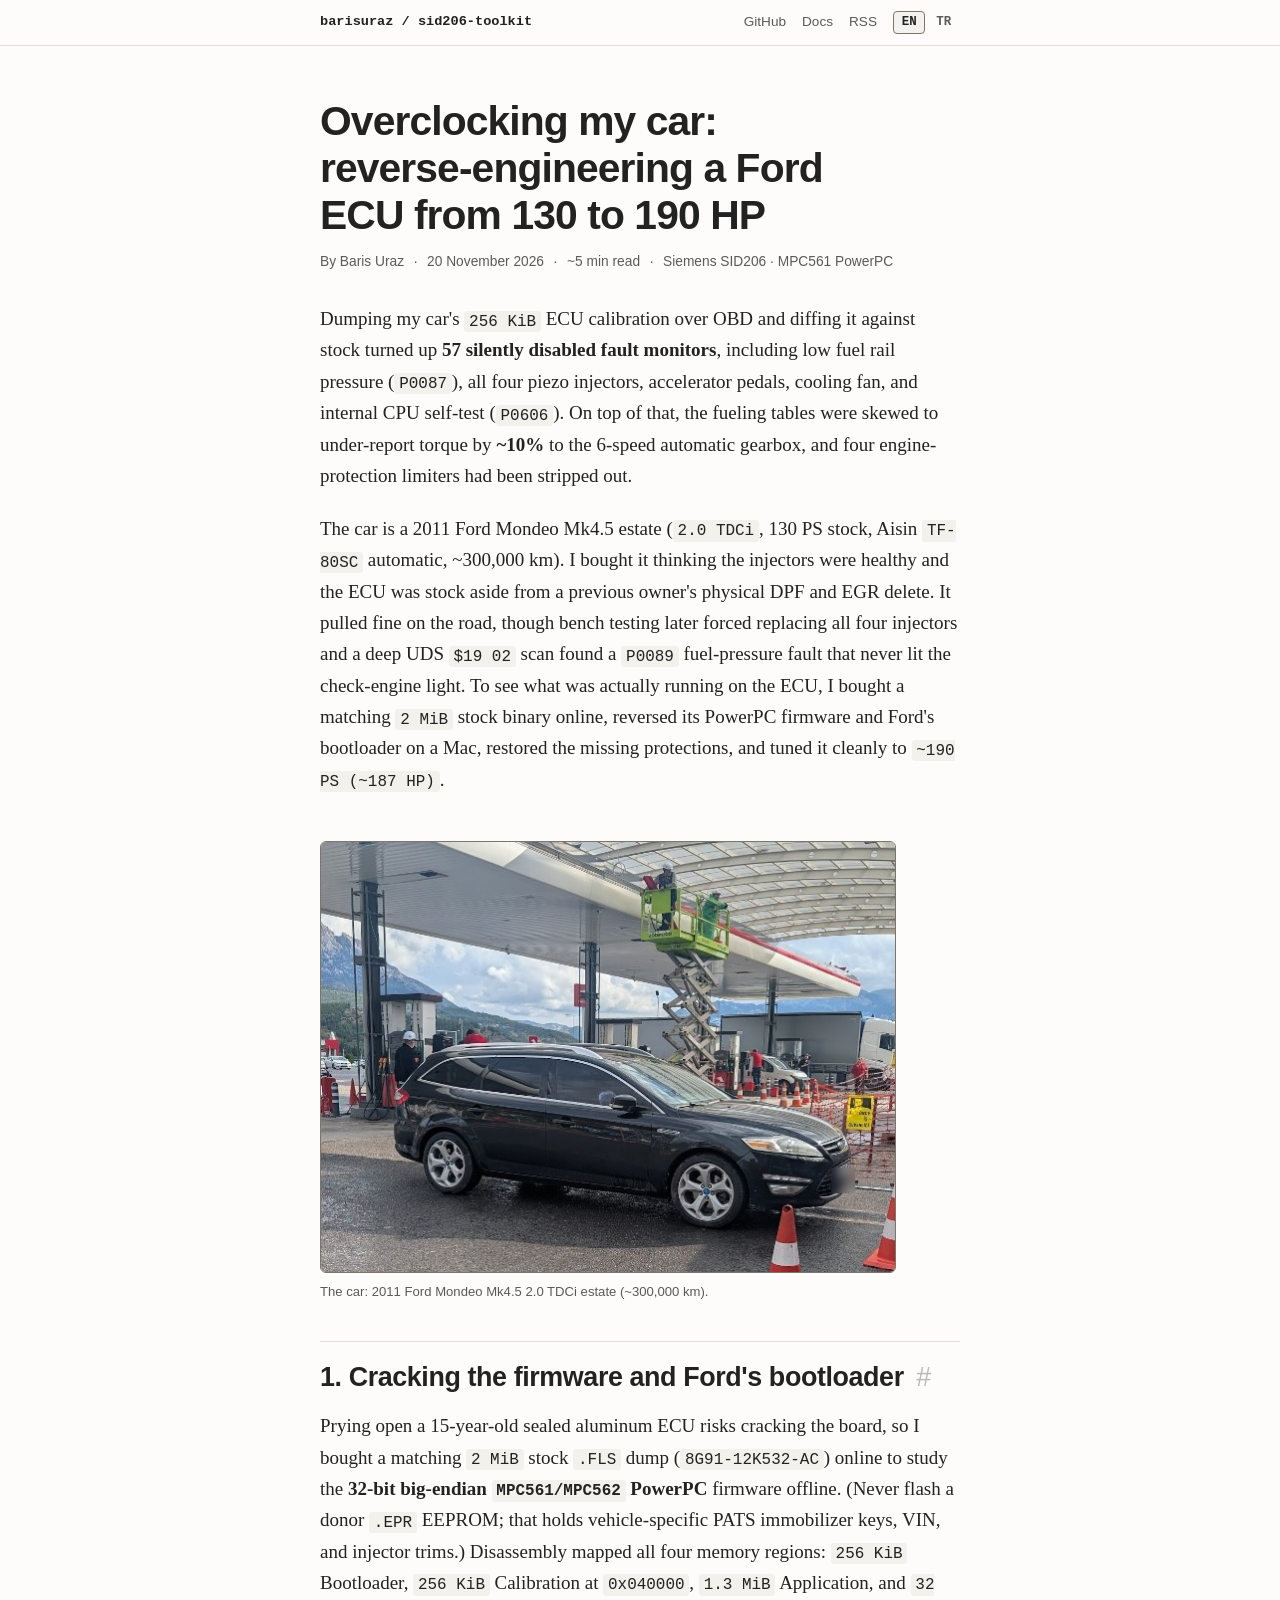
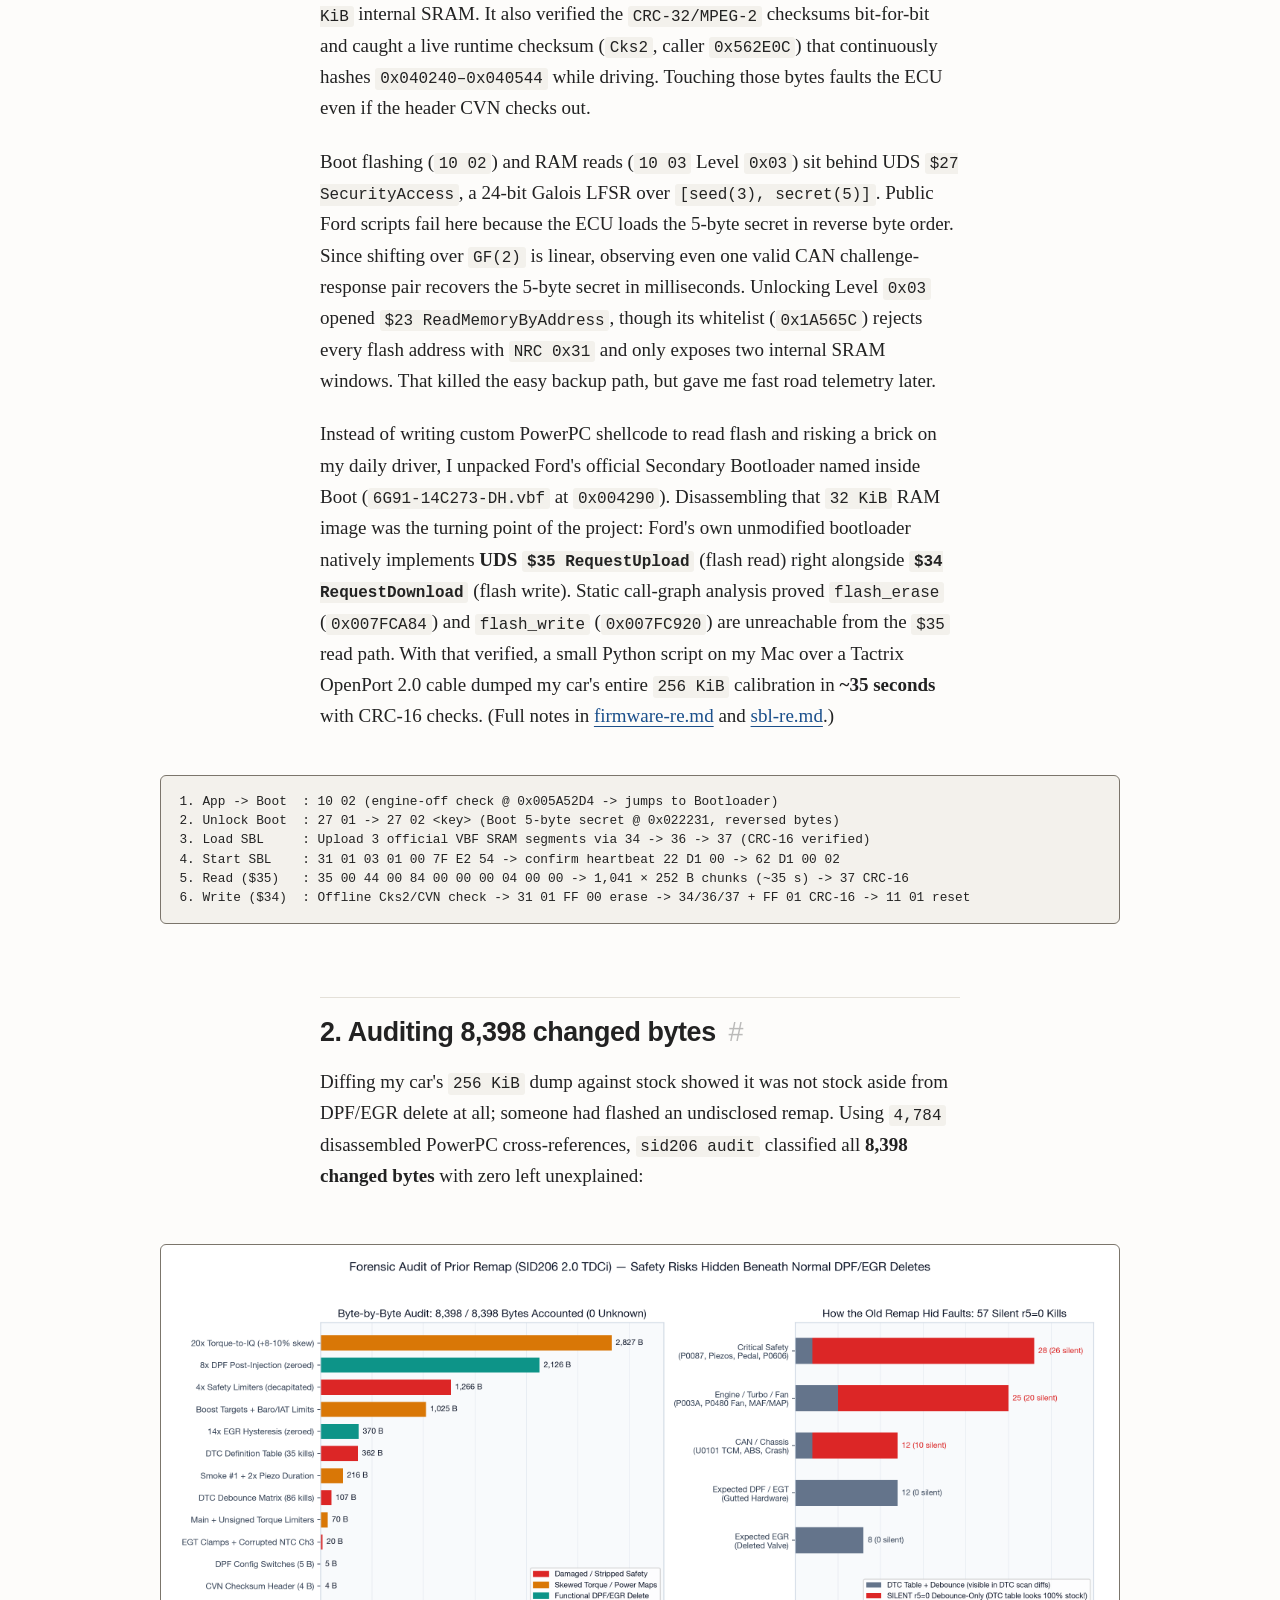
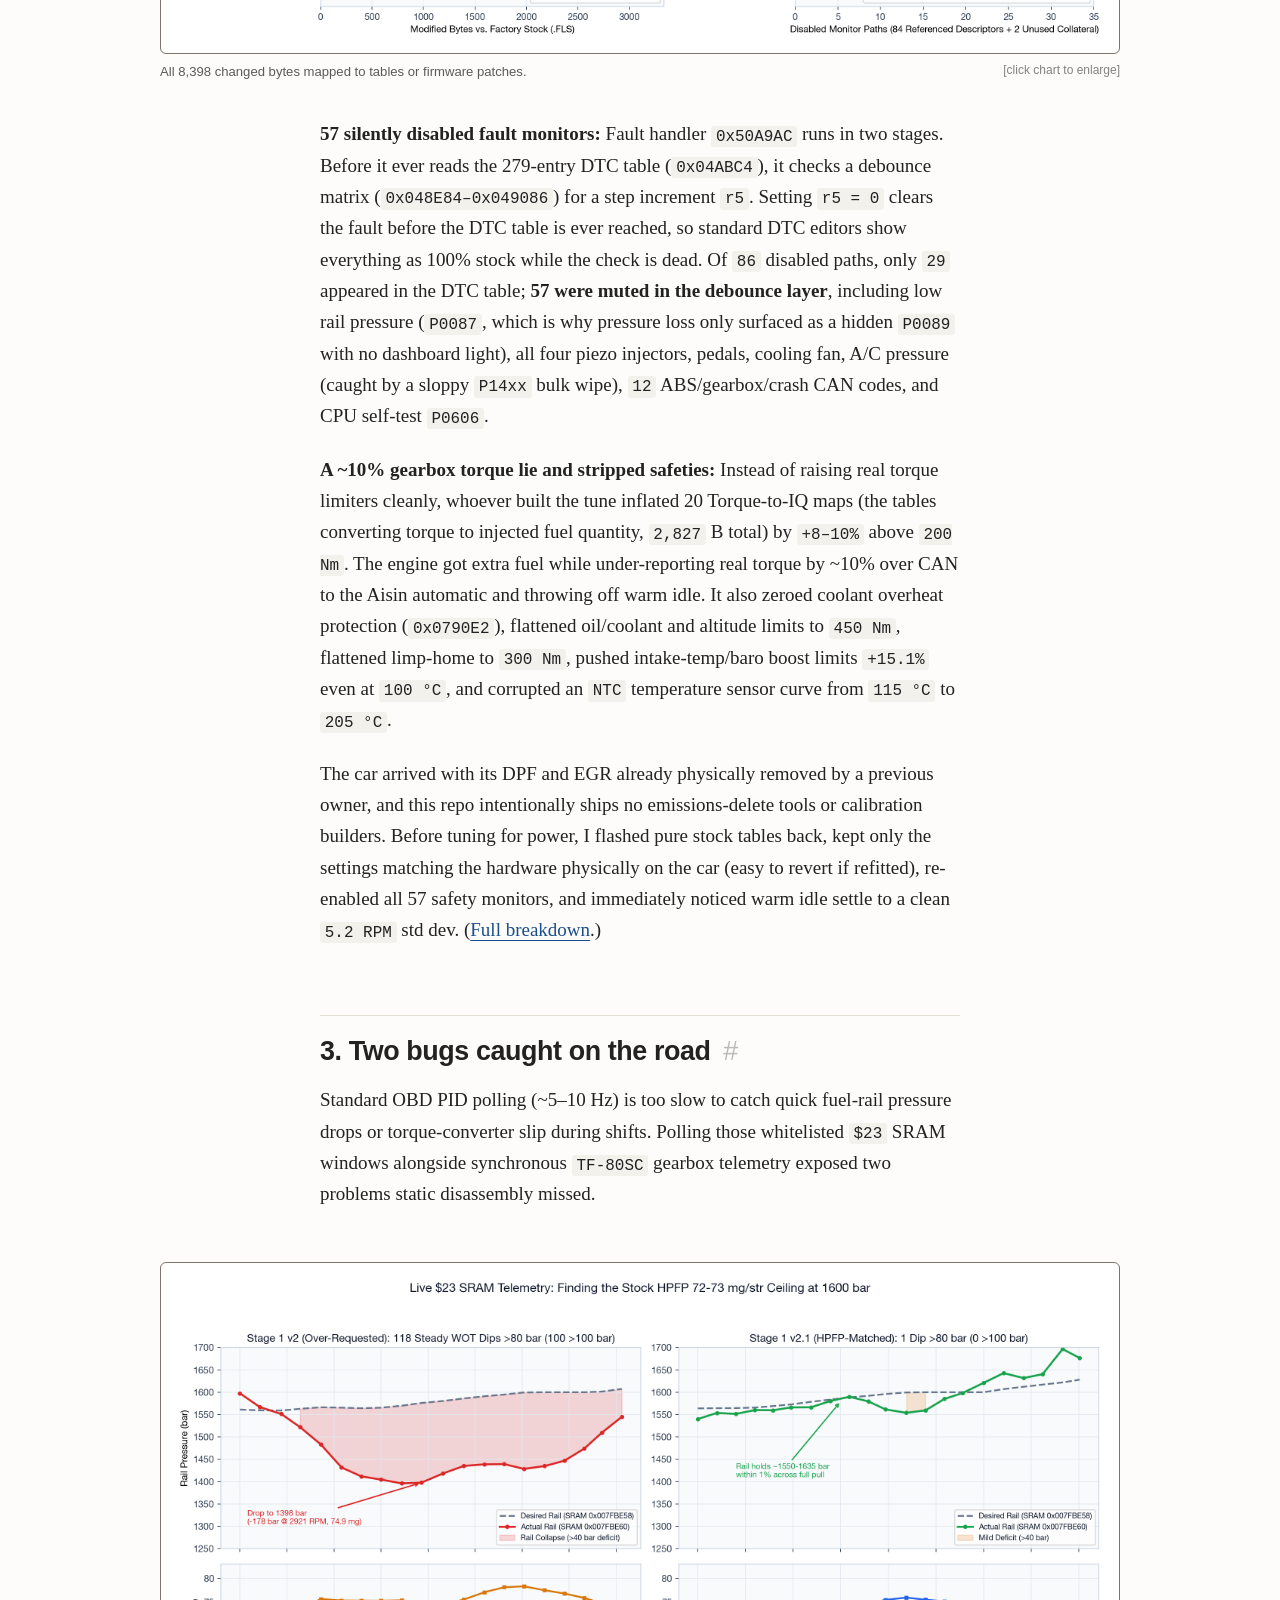
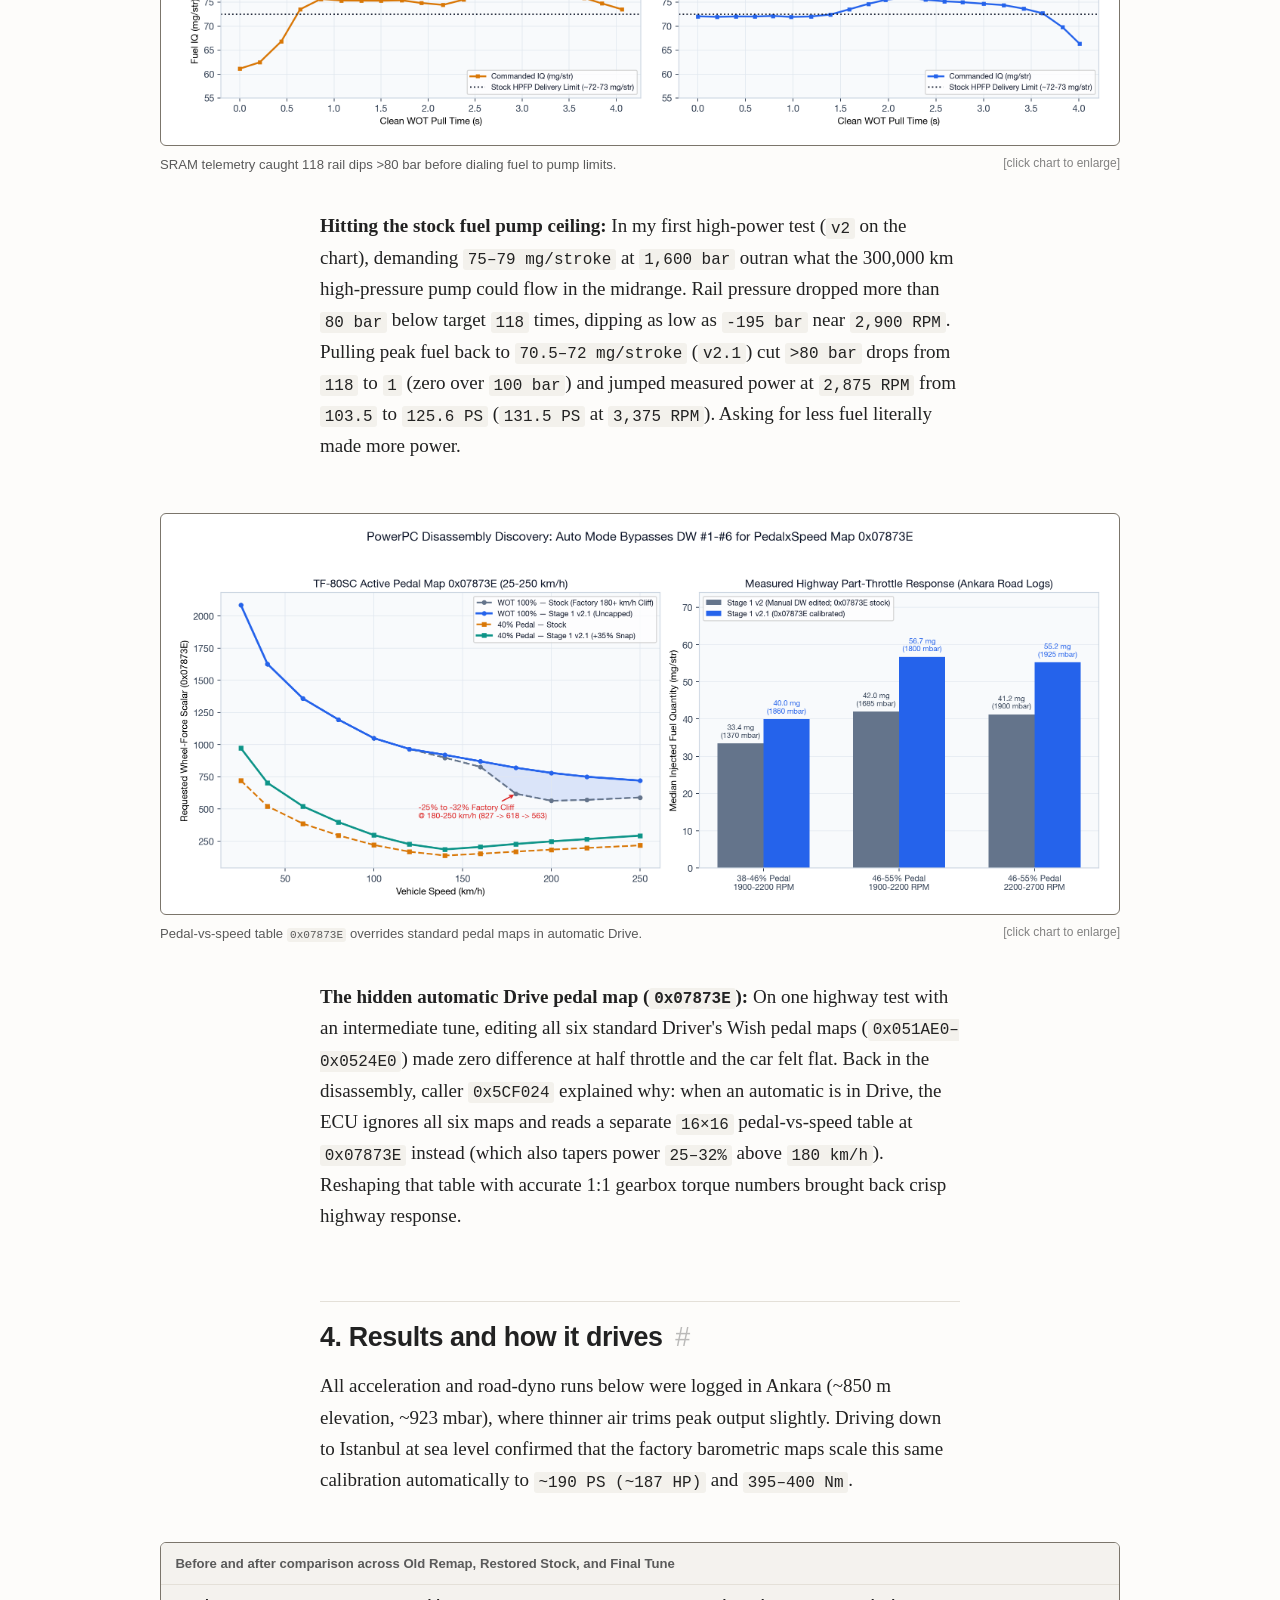
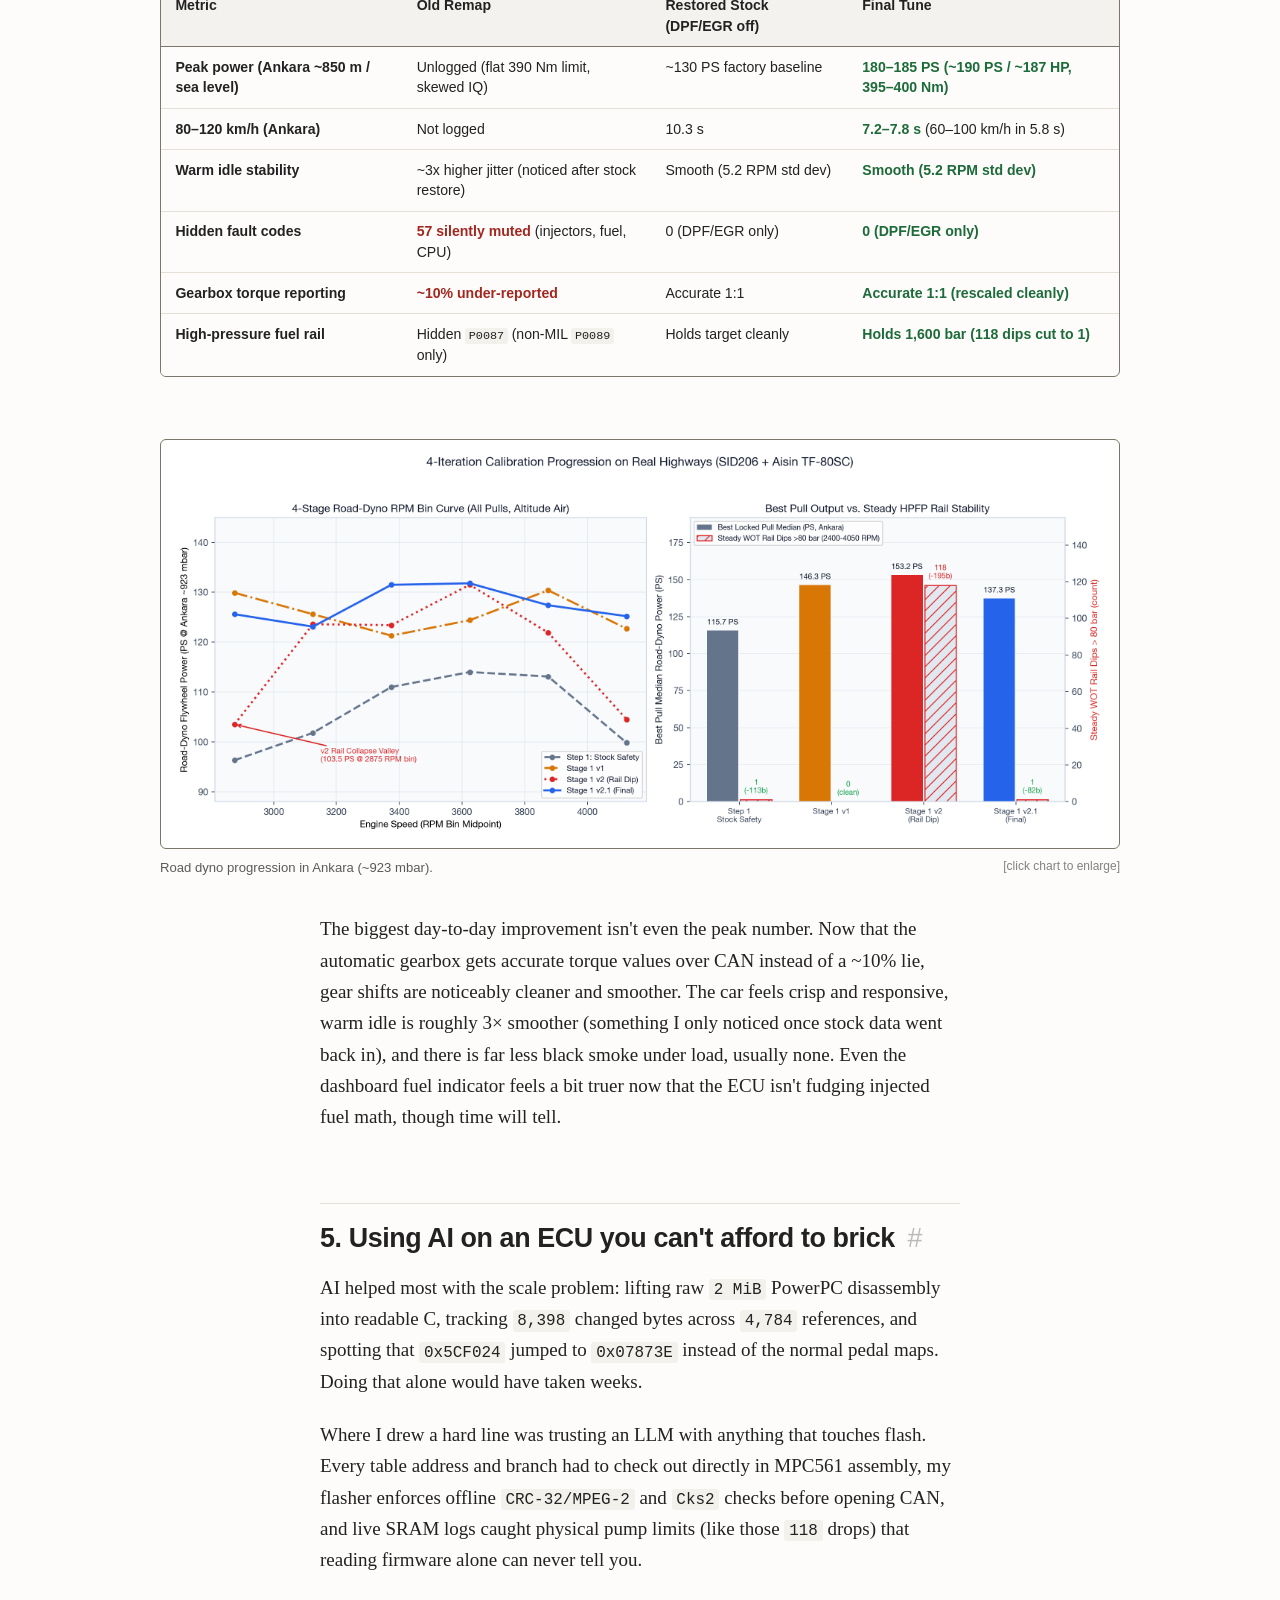
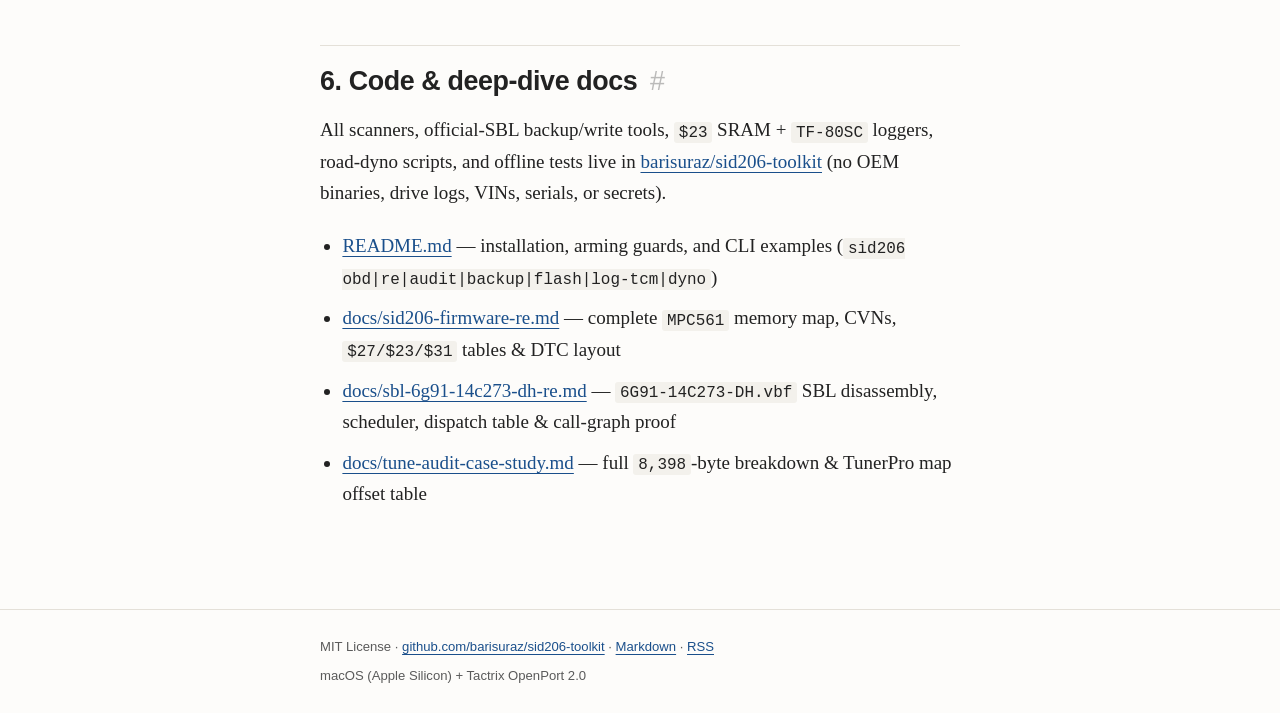
<file: blog/index.html>
<!DOCTYPE html>
<html lang="en">
<head>
  <meta charset="utf-8">
  <meta name="viewport" content="width=device-width, initial-scale=1.0">
  <meta name="color-scheme" content="light dark">
  <title>Overclocking my car: reverse-engineering a Ford ECU from 130 to 190 HP</title>
  <meta name="description" content="Buying a matching 2 MiB stock SID206 PowerPC flash, reversing Ford's official Secondary Bootloader to dump my car's 256 KiB calibration over OBD on a Mac, uncovering 57 silently disabled fault monitors, and tuning cleanly to ~190 PS (~187 HP).">
  <meta name="author" content="Baris Uraz">
  <link rel="canonical" href="https://barisuraz.github.io/sid206-toolkit/">
  <link rel="alternate" hreflang="en" href="https://barisuraz.github.io/sid206-toolkit/">
  <link rel="alternate" hreflang="tr" href="https://barisuraz.github.io/sid206-toolkit/tr/">
  <link rel="alternate" hreflang="x-default" href="https://barisuraz.github.io/sid206-toolkit/">
  <link rel="alternate" type="application/rss+xml" title="Baris Uraz — sid206-toolkit" href="https://barisuraz.github.io/sid206-toolkit/feed.xml">
  <meta property="article:published_time" content="2026-11-20">

  <meta property="og:type" content="article">
  <meta property="og:locale" content="en_US">
  <meta property="og:locale:alternate" content="tr_TR">
  <meta property="og:site_name" content="sid206-toolkit">
  <meta property="og:title" content="Overclocking my car: reverse-engineering a Ford ECU from 130 to 190 HP">
  <meta property="og:description" content="Reversing a stock 2 MiB SID206 PowerPC binary and Ford's official bootloader to dump my car's 256 KiB calibration over OBD, audit 8,398 changed bytes, and tune cleanly to ~190 PS (~187 HP).">
  <meta property="og:url" content="https://barisuraz.github.io/sid206-toolkit/">
  <meta property="og:image" content="https://barisuraz.github.io/sid206-toolkit/assets/road-dyno-progression.png">
  <meta property="og:image:width" content="2520">
  <meta property="og:image:height" content="1044">
  <meta property="og:image:alt" content="Four-stage road dyno progression in Ankara comparing stock baseline, intermediate pump-limited tune, and final tune curves">

  <meta name="twitter:card" content="summary_large_image">
  <meta name="twitter:title" content="Overclocking my car: reverse-engineering a Ford ECU from 130 to 190 HP">
  <meta name="twitter:description" content="Reversing SID206 MPC561/MPC562 firmware and Ford's bootloader to dump my 256 KiB calibration over OBD, audit 8,398 bytes against stock, and tune cleanly to ~190 PS (~187 HP).">
  <meta name="twitter:image" content="https://barisuraz.github.io/sid206-toolkit/assets/road-dyno-progression.png">

  <link rel="icon" href="data:image/svg+xml,%3Csvg xmlns='http://www.w3.org/2000/svg' viewBox='0 0 64 64'%3E%3Crect width='64' height='64' rx='12' fill='%230f4c81'/%3E%3Ctext x='32' y='42' font-family='monospace' font-size='26' font-weight='700' text-anchor='middle' fill='%23ffffff'%3ESID%3C/text%3E%3C/svg%3E">
  <link rel="stylesheet" href="./assets/style.css">
  <script src="./assets/blog.js" defer></script>
</head>
<body>
  <header class="site-header grid-band">
    <div class="header-inner">
      <a class="brand" href="https://github.com/barisuraz/sid206-toolkit">barisuraz / sid206-toolkit</a>
      <div class="header-controls">
        <nav class="header-nav" aria-label="Repository links">
          <ul>
            <li><a href="https://github.com/barisuraz/sid206-toolkit">GitHub</a></li>
            <li><a href="https://github.com/barisuraz/sid206-toolkit/tree/main/docs">Docs</a></li>
            <li><a href="./feed.xml">RSS</a></li>
          </ul>
        </nav>
        <nav class="lang-switch" aria-label="Language">
          <a href="./" lang="en" hreflang="en" aria-current="page">EN</a>
          <a href="./tr/" lang="tr" hreflang="tr">TR</a>
        </nav>
      </div>
    </div>
  </header>

  <main>
    <article class="grid-band">
      <h1>Overclocking my car: reverse-engineering a Ford ECU from 130 to 190 HP</h1>
      <p class="meta-line">
        <span>By Baris Uraz</span>
        <span aria-hidden="true">·</span>
        <time datetime="2026-11-20">20 November 2026</time>
        <span aria-hidden="true">·</span>
        <span>~5 min read</span>
        <span aria-hidden="true">·</span>
        <span>Siemens SID206 · MPC561 PowerPC</span>
      </p>

      <p>Dumping my car's <code>256 KiB</code> ECU calibration over OBD and diffing it against stock turned up <strong>57 silently disabled fault monitors</strong>, including low fuel rail pressure (<code>P0087</code>), all four piezo injectors, accelerator pedals, cooling fan, and internal CPU self-test (<code>P0606</code>). On top of that, the fueling tables were skewed to under-report torque by <strong>~10%</strong> to the 6-speed automatic gearbox, and four engine-protection limiters had been stripped out.</p>

      <p>The car is a 2011 Ford Mondeo Mk4.5 estate (<code>2.0 TDCi</code>, 130 PS stock, Aisin <code>TF-80SC</code> automatic, ~300,000 km). I bought it thinking the injectors were healthy and the ECU was stock aside from a previous owner's physical DPF and EGR delete. It pulled fine on the road, though bench testing later forced replacing all four injectors and a deep UDS <code>$19 02</code> scan found a <code>P0089</code> fuel-pressure fault that never lit the check-engine light. To see what was actually running on the ECU, I bought a matching <code>2 MiB</code> stock binary online, reversed its PowerPC firmware and Ford's bootloader on a Mac, restored the missing protections, and tuned it cleanly to <code>~190 PS (~187 HP)</code>.</p>

      <figure class="photo-figure">
        <div class="photo-frame">
          <img
            src="./assets/mondeo-estate.jpg"
            alt="2011 Ford Mondeo Mk4.5 2.0 TDCi dark grey estate parked at a highway fuel station in Turkey"
            width="576"
            height="432"
            fetchpriority="high"
          >
        </div>
        <figcaption>The car: 2011 Ford Mondeo Mk4.5 2.0 TDCi estate (~300,000 km).</figcaption>
      </figure>

      <section id="re-and-sbl" class="section-band">
        <div class="section-head">
          <h2>1. Cracking the firmware and Ford's bootloader <a class="heading-anchor" href="#re-and-sbl" aria-label="Link to section 1"><span aria-hidden="true">#</span></a></h2>
        </div>

        <p>Prying open a 15-year-old sealed aluminum ECU risks cracking the board, so I bought a matching <code>2 MiB</code> stock <code>.FLS</code> dump (<code>8G91-12K532-AC</code>) online to study the <strong>32-bit big-endian <code>MPC561/MPC562</code> PowerPC</strong> firmware offline. (Never flash a donor <code>.EPR</code> EEPROM; that holds vehicle-specific PATS immobilizer keys, VIN, and injector trims.) Disassembly mapped all four memory regions: <code>256 KiB</code> Bootloader, <code>256 KiB</code> Calibration at <code>0x040000</code>, <code>1.3 MiB</code> Application, and <code>32 KiB</code> internal SRAM. It also verified the <code>CRC-32/MPEG-2</code> checksums bit-for-bit and caught a live runtime checksum (<code>Cks2</code>, caller <code>0x562E0C</code>) that continuously hashes <code>0x040240–0x040544</code> while driving. Touching those bytes faults the ECU even if the header CVN checks out.</p>

        <p>Boot flashing (<code>10 02</code>) and RAM reads (<code>10 03</code> Level <code>0x03</code>) sit behind UDS <code>$27 SecurityAccess</code>, a 24-bit Galois LFSR over <code>[seed(3), secret(5)]</code>. Public Ford scripts fail here because the ECU loads the 5-byte secret in reverse byte order. Since shifting over <code>GF(2)</code> is linear, observing even one valid CAN challenge-response pair recovers the 5-byte secret in milliseconds. Unlocking Level <code>0x03</code> opened <code>$23 ReadMemoryByAddress</code>, though its whitelist (<code>0x1A565C</code>) rejects every flash address with <code>NRC 0x31</code> and only exposes two internal SRAM windows. That killed the easy backup path, but gave me fast road telemetry later.</p>

        <p>Instead of writing custom PowerPC shellcode to read flash and risking a brick on my daily driver, I unpacked Ford's official Secondary Bootloader named inside Boot (<code>6G91-14C273-DH.vbf</code> at <code>0x004290</code>). Disassembling that <code>32 KiB</code> RAM image was the turning point of the project: Ford's own unmodified bootloader natively implements <strong>UDS <code>$35 RequestUpload</code></strong> (flash read) right alongside <strong><code>$34 RequestDownload</code></strong> (flash write). Static call-graph analysis proved <code>flash_erase</code> (<code>0x007FCA84</code>) and <code>flash_write</code> (<code>0x007FC920</code>) are unreachable from the <code>$35</code> read path. With that verified, a small Python script on my Mac over a Tactrix OpenPort 2.0 cable dumped my car's entire <code>256 KiB</code> calibration in <strong>~35 seconds</strong> with CRC-16 checks. (Full notes in <a href="https://github.com/barisuraz/sid206-toolkit/blob/main/docs/sid206-firmware-re.md">firmware-re.md</a> and <a href="https://github.com/barisuraz/sid206-toolkit/blob/main/docs/sbl-6g91-14c273-dh-re.md">sbl-re.md</a>.)</p>

        <pre role="region" aria-label="Boot to SBL handoff and OBD backup/write sequence" tabindex="0"><code>1. App -&gt; Boot  : 10 02 (engine-off check @ 0x005A52D4 -&gt; jumps to Bootloader)
2. Unlock Boot  : 27 01 -&gt; 27 02 &lt;key&gt; (Boot 5-byte secret @ 0x022231, reversed bytes)
3. Load SBL     : Upload 3 official VBF SRAM segments via 34 -&gt; 36 -&gt; 37 (CRC-16 verified)
4. Start SBL    : 31 01 03 01 00 7F E2 54 -&gt; confirm heartbeat 22 D1 00 -&gt; 62 D1 00 02
5. Read ($35)   : 35 00 44 00 84 00 00 00 04 00 00 -&gt; 1,041 × 252 B chunks (~35 s) -&gt; 37 CRC-16
6. Write ($34)  : Offline Cks2/CVN check -&gt; 31 01 FF 00 erase -&gt; 34/36/37 + FF 01 CRC-16 -&gt; 11 01 reset</code></pre>
      </section>

      <section id="audit" class="section-band">
        <div class="section-head">
          <h2>2. Auditing 8,398 changed bytes <a class="heading-anchor" href="#audit" aria-label="Link to section 2"><span aria-hidden="true">#</span></a></h2>
        </div>

        <p>Diffing my car's <code>256 KiB</code> dump against stock showed it was not stock aside from DPF/EGR delete at all; someone had flashed an undisclosed remap. Using <code>4,784</code> disassembled PowerPC cross-references, <code>sid206 audit</code> classified all <strong>8,398 changed bytes</strong> with zero left unexplained:</p>

        <figure class="wide">
          <div class="chart-frame">
            <button
              type="button"
              class="chart-trigger"
              data-full-src="./assets/audit-breakdown.png"
              data-caption="100% byte audit breakdown across 8,398 changed bytes (0 unaccounted)"
              aria-label="Enlarge chart: 100% byte audit breakdown across 8,398 changed bytes"
            >
              <img
                src="./assets/audit-breakdown.png"
                alt="Breakdown chart accounting for all 8,398 modified bytes in the inherited tune, highlighting 86 disabled monitor paths and 57 silent fault kills"
                width="2520"
                height="1044"
                loading="lazy"
              >
            </button>
          </div>
          <figcaption>
            <span>All 8,398 changed bytes mapped to tables or firmware patches.</span>
            <span class="zoom-hint">[click chart to enlarge]</span>
          </figcaption>
        </figure>

        <p><strong>57 silently disabled fault monitors:</strong> Fault handler <code>0x50A9AC</code> runs in two stages. Before it ever reads the 279-entry DTC table (<code>0x04ABC4</code>), it checks a debounce matrix (<code>0x048E84–0x049086</code>) for a step increment <code>r5</code>. Setting <code>r5 = 0</code> clears the fault before the DTC table is ever reached, so standard DTC editors show everything as 100% stock while the check is dead. Of <code>86</code> disabled paths, only <code>29</code> appeared in the DTC table; <strong>57 were muted in the debounce layer</strong>, including low rail pressure (<code>P0087</code>, which is why pressure loss only surfaced as a hidden <code>P0089</code> with no dashboard light), all four piezo injectors, pedals, cooling fan, A/C pressure (caught by a sloppy <code>P14xx</code> bulk wipe), <code>12</code> ABS/gearbox/crash CAN codes, and CPU self-test <code>P0606</code>.</p>

        <p><strong>A ~10% gearbox torque lie and stripped safeties:</strong> Instead of raising real torque limiters cleanly, whoever built the tune inflated 20 Torque-to-IQ maps (the tables converting torque to injected fuel quantity, <code>2,827</code> B total) by <code>+8–10%</code> above <code>200 Nm</code>. The engine got extra fuel while under-reporting real torque by ~10% over CAN to the Aisin automatic and throwing off warm idle. It also zeroed coolant overheat protection (<code>0x0790E2</code>), flattened oil/coolant and altitude limits to <code>450 Nm</code>, flattened limp-home to <code>300 Nm</code>, pushed intake-temp/baro boost limits <code>+15.1%</code> even at <code>100 °C</code>, and corrupted an <code>NTC</code> temperature sensor curve from <code>115 °C</code> to <code>205 °C</code>.</p>

        <p>The car arrived with its DPF and EGR already physically removed by a previous owner, and this repo intentionally ships no emissions-delete tools or calibration builders. Before tuning for power, I flashed pure stock tables back, kept only the settings matching the hardware physically on the car (easy to revert if refitted), re-enabled all 57 safety monitors, and immediately noticed warm idle settle to a clean <code>5.2 RPM</code> std dev. (<a href="https://github.com/barisuraz/sid206-toolkit/blob/main/docs/tune-audit-case-study.md">Full breakdown</a>.)</p>
      </section>

      <section id="road-logging" class="section-band">
        <div class="section-head">
          <h2>3. Two bugs caught on the road <a class="heading-anchor" href="#road-logging" aria-label="Link to section 3"><span aria-hidden="true">#</span></a></h2>
        </div>

        <p>Standard OBD PID polling (~5–10 Hz) is too slow to catch quick fuel-rail pressure drops or torque-converter slip during shifts. Polling those whitelisted <code>$23</code> SRAM windows alongside synchronous <code>TF-80SC</code> gearbox telemetry exposed two problems static disassembly missed.</p>

        <figure class="wide">
          <div class="chart-frame">
            <button
              type="button"
              class="chart-trigger"
              data-full-src="./assets/rail-ceiling-v2-vs-v21.png"
              data-caption="Fuel rail pressure tracking: 118 drops &gt;80 bar in v2 vs 1 drop in v2.1"
              aria-label="Enlarge chart: Fuel rail pressure dips comparing v2 and v2.1"
            >
              <img
                src="./assets/rail-ceiling-v2-vs-v21.png"
                alt="Telemetry plot comparing v2 with 118 rail pressure dips above 80 bar down to -195 bar against v2.1 holding 1,600 bar with only 1 dip"
                width="2484"
                height="1224"
                loading="lazy"
              >
            </button>
          </div>
          <figcaption>
            <span>SRAM telemetry caught 118 rail dips &gt;80 bar before dialing fuel to pump limits.</span>
            <span class="zoom-hint">[click chart to enlarge]</span>
          </figcaption>
        </figure>

        <p><strong>Hitting the stock fuel pump ceiling:</strong> In my first high-power test (<code>v2</code> on the chart), demanding <code>75–79 mg/stroke</code> at <code>1,600 bar</code> outran what the 300,000 km high-pressure pump could flow in the midrange. Rail pressure dropped more than <code>80 bar</code> below target <code>118</code> times, dipping as low as <code>-195 bar</code> near <code>2,900 RPM</code>. Pulling peak fuel back to <code>70.5–72 mg/stroke</code> (<code>v2.1</code>) cut <code>&gt;80 bar</code> drops from <code>118</code> to <code>1</code> (zero over <code>100 bar</code>) and jumped measured power at <code>2,875 RPM</code> from <code>103.5</code> to <code>125.6 PS</code> (<code>131.5 PS</code> at <code>3,375 RPM</code>). Asking for less fuel literally made more power.</p>

        <figure class="wide">
          <div class="chart-frame">
            <button
              type="button"
              class="chart-trigger"
              data-full-src="./assets/auto-pedal-0x07873e.png"
              data-caption="Automatic gearbox pedal map 0x07873E and measured highway gains"
              aria-label="Enlarge chart: Automatic gearbox pedal map 0x07873E and highway response"
            >
              <img
                src="./assets/auto-pedal-0x07873e.png"
                alt="Automatic gearbox pedal map 0x07873E showing removed top-speed taper and measured half-throttle highway fueling increase"
                width="2484"
                height="1007"
                loading="lazy"
              >
            </button>
          </div>
          <figcaption>
            <span>Pedal-vs-speed table <code>0x07873E</code> overrides standard pedal maps in automatic Drive.</span>
            <span class="zoom-hint">[click chart to enlarge]</span>
          </figcaption>
        </figure>

        <p><strong>The hidden automatic Drive pedal map (<code>0x07873E</code>):</strong> On one highway test with an intermediate tune, editing all six standard Driver's Wish pedal maps (<code>0x051AE0–0x0524E0</code>) made zero difference at half throttle and the car felt flat. Back in the disassembly, caller <code>0x5CF024</code> explained why: when an automatic is in Drive, the ECU ignores all six maps and reads a separate <code>16×16</code> pedal-vs-speed table at <code>0x07873E</code> instead (which also tapers power <code>25–32%</code> above <code>180 km/h</code>). Reshaping that table with accurate 1:1 gearbox torque numbers brought back crisp highway response.</p>
      </section>

      <section id="results" class="section-band">
        <div class="section-head">
          <h2>4. Results and how it drives <a class="heading-anchor" href="#results" aria-label="Link to section 4"><span aria-hidden="true">#</span></a></h2>
        </div>

        <p>All acceleration and road-dyno runs below were logged in Ankara (~850 m elevation, ~923 mbar), where thinner air trims peak output slightly. Driving down to Istanbul at sea level confirmed that the factory barometric maps scale this same calibration automatically to <code>~190 PS (~187 HP)</code> and <code>395–400 Nm</code>.</p>

        <div tabindex="0" role="region" aria-labelledby="results-table-caption" class="table-wrapper wide">
          <table>
            <caption id="results-table-caption">Before and after comparison across Old Remap, Restored Stock, and Final Tune</caption>
            <thead>
              <tr>
                <th scope="col">Metric</th>
                <th scope="col">Old Remap</th>
                <th scope="col">Restored Stock (DPF/EGR off)</th>
                <th scope="col">Final Tune</th>
              </tr>
            </thead>
            <tbody>
              <tr>
                <th scope="row">Peak power (Ankara ~850 m / sea level)</th>
                <td>Unlogged (flat 390 Nm limit, skewed IQ)</td>
                <td>~130 PS factory baseline</td>
                <td><span class="badge-good">180–185 PS (~190 PS / ~187 HP, 395–400 Nm)</span></td>
              </tr>
              <tr>
                <th scope="row">80–120 km/h (Ankara)</th>
                <td>Not logged</td>
                <td>10.3 s</td>
                <td><span class="badge-good">7.2–7.8 s</span> (60–100 km/h in 5.8 s)</td>
              </tr>
              <tr>
                <th scope="row">Warm idle stability</th>
                <td>~3x higher jitter (noticed after stock restore)</td>
                <td>Smooth (5.2 RPM std dev)</td>
                <td><span class="badge-good">Smooth (5.2 RPM std dev)</span></td>
              </tr>
              <tr>
                <th scope="row">Hidden fault codes</th>
                <td><span class="badge-warn">57 silently muted</span> (injectors, fuel, CPU)</td>
                <td>0 (DPF/EGR only)</td>
                <td><span class="badge-good">0 (DPF/EGR only)</span></td>
              </tr>
              <tr>
                <th scope="row">Gearbox torque reporting</th>
                <td><span class="badge-warn">~10% under-reported</span></td>
                <td>Accurate 1:1</td>
                <td><span class="badge-good">Accurate 1:1 (rescaled cleanly)</span></td>
              </tr>
              <tr>
                <th scope="row">High-pressure fuel rail</th>
                <td>Hidden <code>P0087</code> (non-MIL <code>P0089</code> only)</td>
                <td>Holds target cleanly</td>
                <td><span class="badge-good">Holds 1,600 bar (118 dips cut to 1)</span></td>
              </tr>
            </tbody>
          </table>
        </div>

        <figure class="wide">
          <div class="chart-frame">
            <button
              type="button"
              class="chart-trigger"
              data-full-src="./assets/road-dyno-progression.png"
              data-caption="Four-stage road dyno progression in Ankara (~923 mbar)"
              aria-label="Enlarge chart: Four-stage road dyno progression in Ankara"
            >
              <img
                src="./assets/road-dyno-progression.png"
                alt="Four-stage road dyno chart showing stock baseline, midrange fuel rail pressure dip in test v2, recovery in v2.1, and final highway curve"
                width="2520"
                height="1044"
                loading="lazy"
              >
            </button>
          </div>
          <figcaption>
            <span>Road dyno progression in Ankara (~923 mbar).</span>
            <span class="zoom-hint">[click chart to enlarge]</span>
          </figcaption>
        </figure>

        <p>The biggest day-to-day improvement isn't even the peak number. Now that the automatic gearbox gets accurate torque values over CAN instead of a ~10% lie, gear shifts are noticeably cleaner and smoother. The car feels crisp and responsive, warm idle is roughly 3× smoother (something I only noticed once stock data went back in), and there is far less black smoke under load, usually none. Even the dashboard fuel indicator feels a bit truer now that the ECU isn't fudging injected fuel math, though time will tell.</p>
      </section>

      <section id="ai" class="section-band">
        <div class="section-head">
          <h2>5. Using AI on an ECU you can't afford to brick <a class="heading-anchor" href="#ai" aria-label="Link to section 5"><span aria-hidden="true">#</span></a></h2>
        </div>

        <p>AI helped most with the scale problem: lifting raw <code>2 MiB</code> PowerPC disassembly into readable C, tracking <code>8,398</code> changed bytes across <code>4,784</code> references, and spotting that <code>0x5CF024</code> jumped to <code>0x07873E</code> instead of the normal pedal maps. Doing that alone would have taken weeks.</p>

        <p>Where I drew a hard line was trusting an LLM with anything that touches flash. Every table address and branch had to check out directly in MPC561 assembly, my flasher enforces offline <code>CRC-32/MPEG-2</code> and <code>Cks2</code> checks before opening CAN, and live SRAM logs caught physical pump limits (like those <code>118</code> drops) that reading firmware alone can never tell you.</p>
      </section>

      <section id="repo" class="section-band">
        <div class="section-head">
          <h2>6. Code &amp; deep-dive docs <a class="heading-anchor" href="#repo" aria-label="Link to section 6"><span aria-hidden="true">#</span></a></h2>
        </div>

        <p>All scanners, official-SBL backup/write tools, <code>$23</code> SRAM + <code>TF-80SC</code> loggers, road-dyno scripts, and offline tests live in <a href="https://github.com/barisuraz/sid206-toolkit">barisuraz/sid206-toolkit</a> (no OEM binaries, drive logs, VINs, serials, or secrets).</p>

        <ul>
          <li><a href="https://github.com/barisuraz/sid206-toolkit/blob/main/README.md">README.md</a> — installation, arming guards, and CLI examples (<code>sid206 obd|re|audit|backup|flash|log-tcm|dyno</code>)</li>
          <li><a href="https://github.com/barisuraz/sid206-toolkit/blob/main/docs/sid206-firmware-re.md">docs/sid206-firmware-re.md</a> — complete <code>MPC561</code> memory map, CVNs, <code>$27/$23/$31</code> tables &amp; DTC layout</li>
          <li><a href="https://github.com/barisuraz/sid206-toolkit/blob/main/docs/sbl-6g91-14c273-dh-re.md">docs/sbl-6g91-14c273-dh-re.md</a> — <code>6G91-14C273-DH.vbf</code> SBL disassembly, scheduler, dispatch table &amp; call-graph proof</li>
          <li><a href="https://github.com/barisuraz/sid206-toolkit/blob/main/docs/tune-audit-case-study.md">docs/tune-audit-case-study.md</a> — full <code>8,398</code>-byte breakdown &amp; TunerPro map offset table</li>
        </ul>
      </section>
    </article>
  </main>

  <footer class="site-footer grid-band">
    <div class="footer-inner">
      <span>MIT License · <a href="https://github.com/barisuraz/sid206-toolkit">github.com/barisuraz/sid206-toolkit</a> · <a href="https://github.com/barisuraz/sid206-toolkit/blob/main/blog/post.md">Markdown</a> · <a href="./feed.xml">RSS</a></span>
      <span>macOS (Apple Silicon) + Tactrix OpenPort 2.0</span>
    </div>
  </footer>

  <dialog id="lightbox" closedby="any" aria-labelledby="lightbox-caption">
    <div class="lightbox-bar">
      <p id="lightbox-caption" class="lightbox-title"></p>
      <form method="dialog">
        <button type="submit" class="lightbox-close">Close</button>
      </form>
    </div>
    <div class="lightbox-body">
      <img id="lightbox-img" alt="">
    </div>
  </dialog>
</body>
</html>
</file>
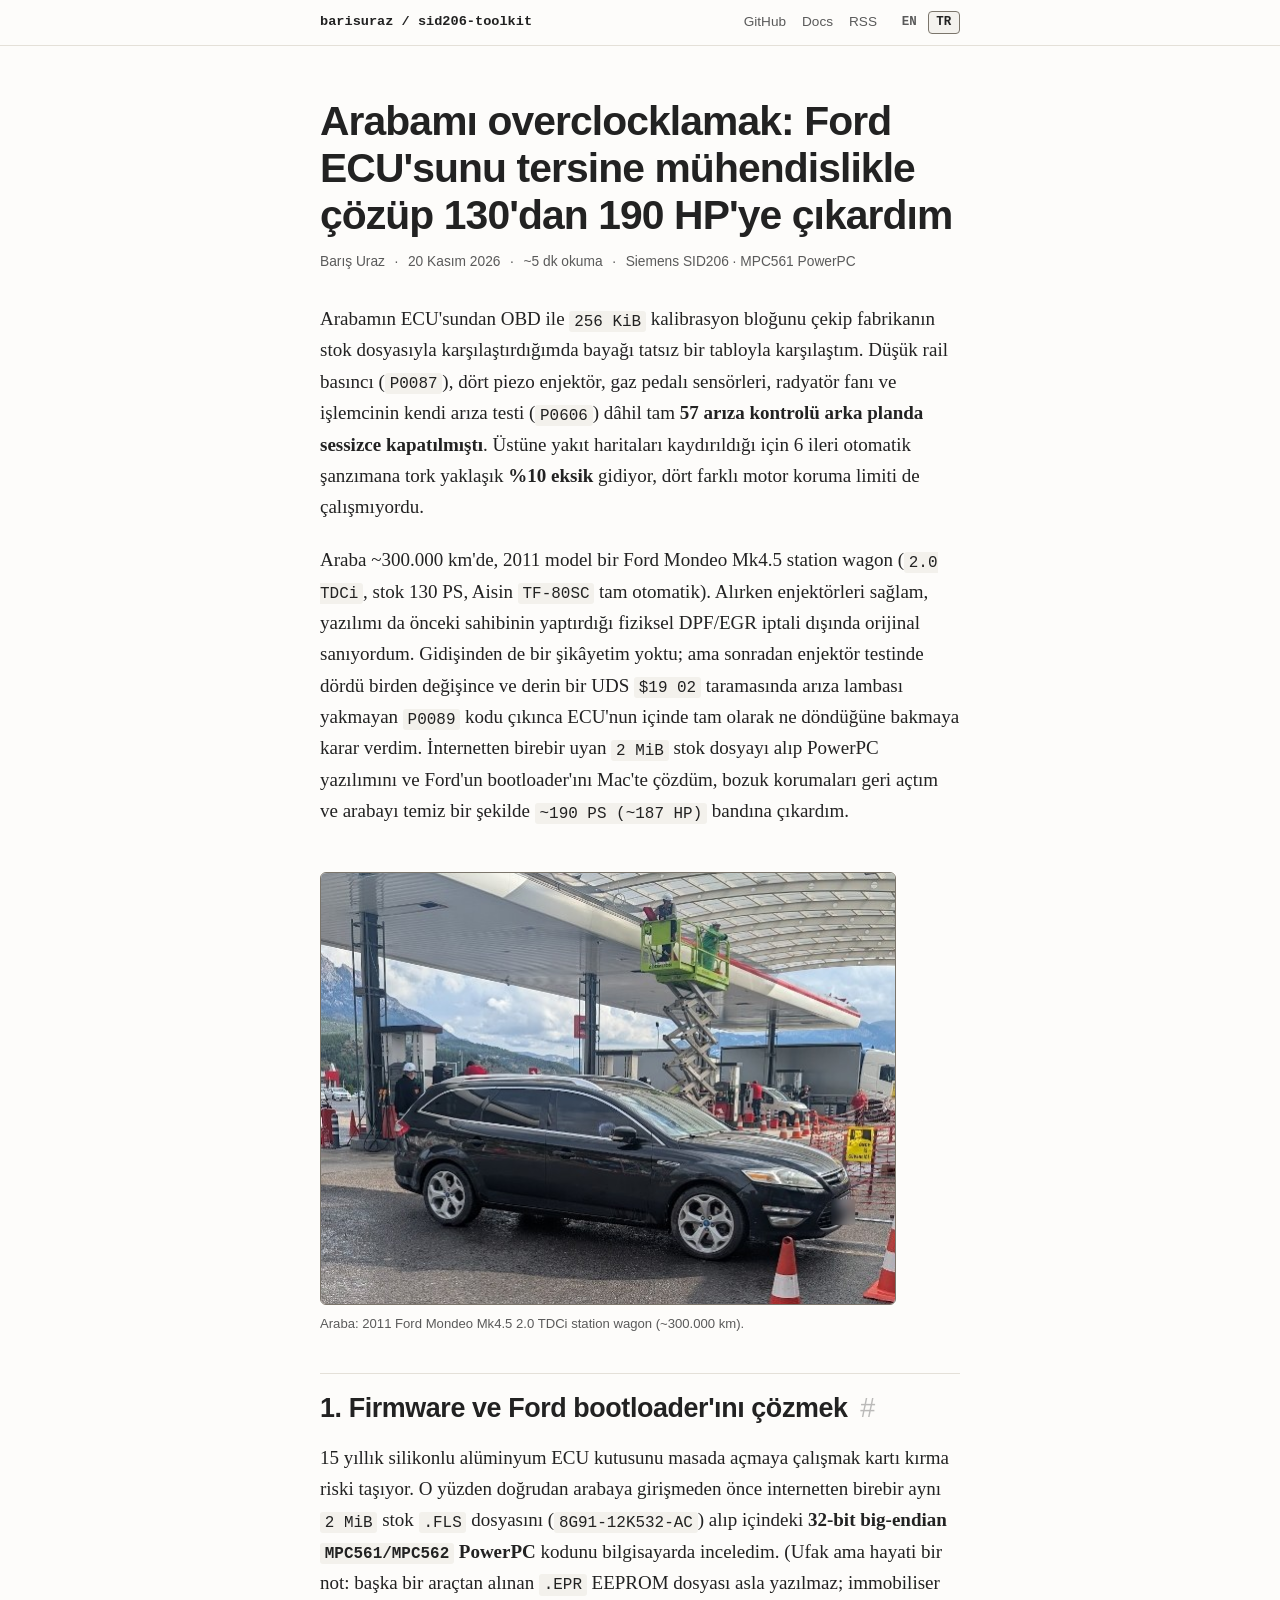
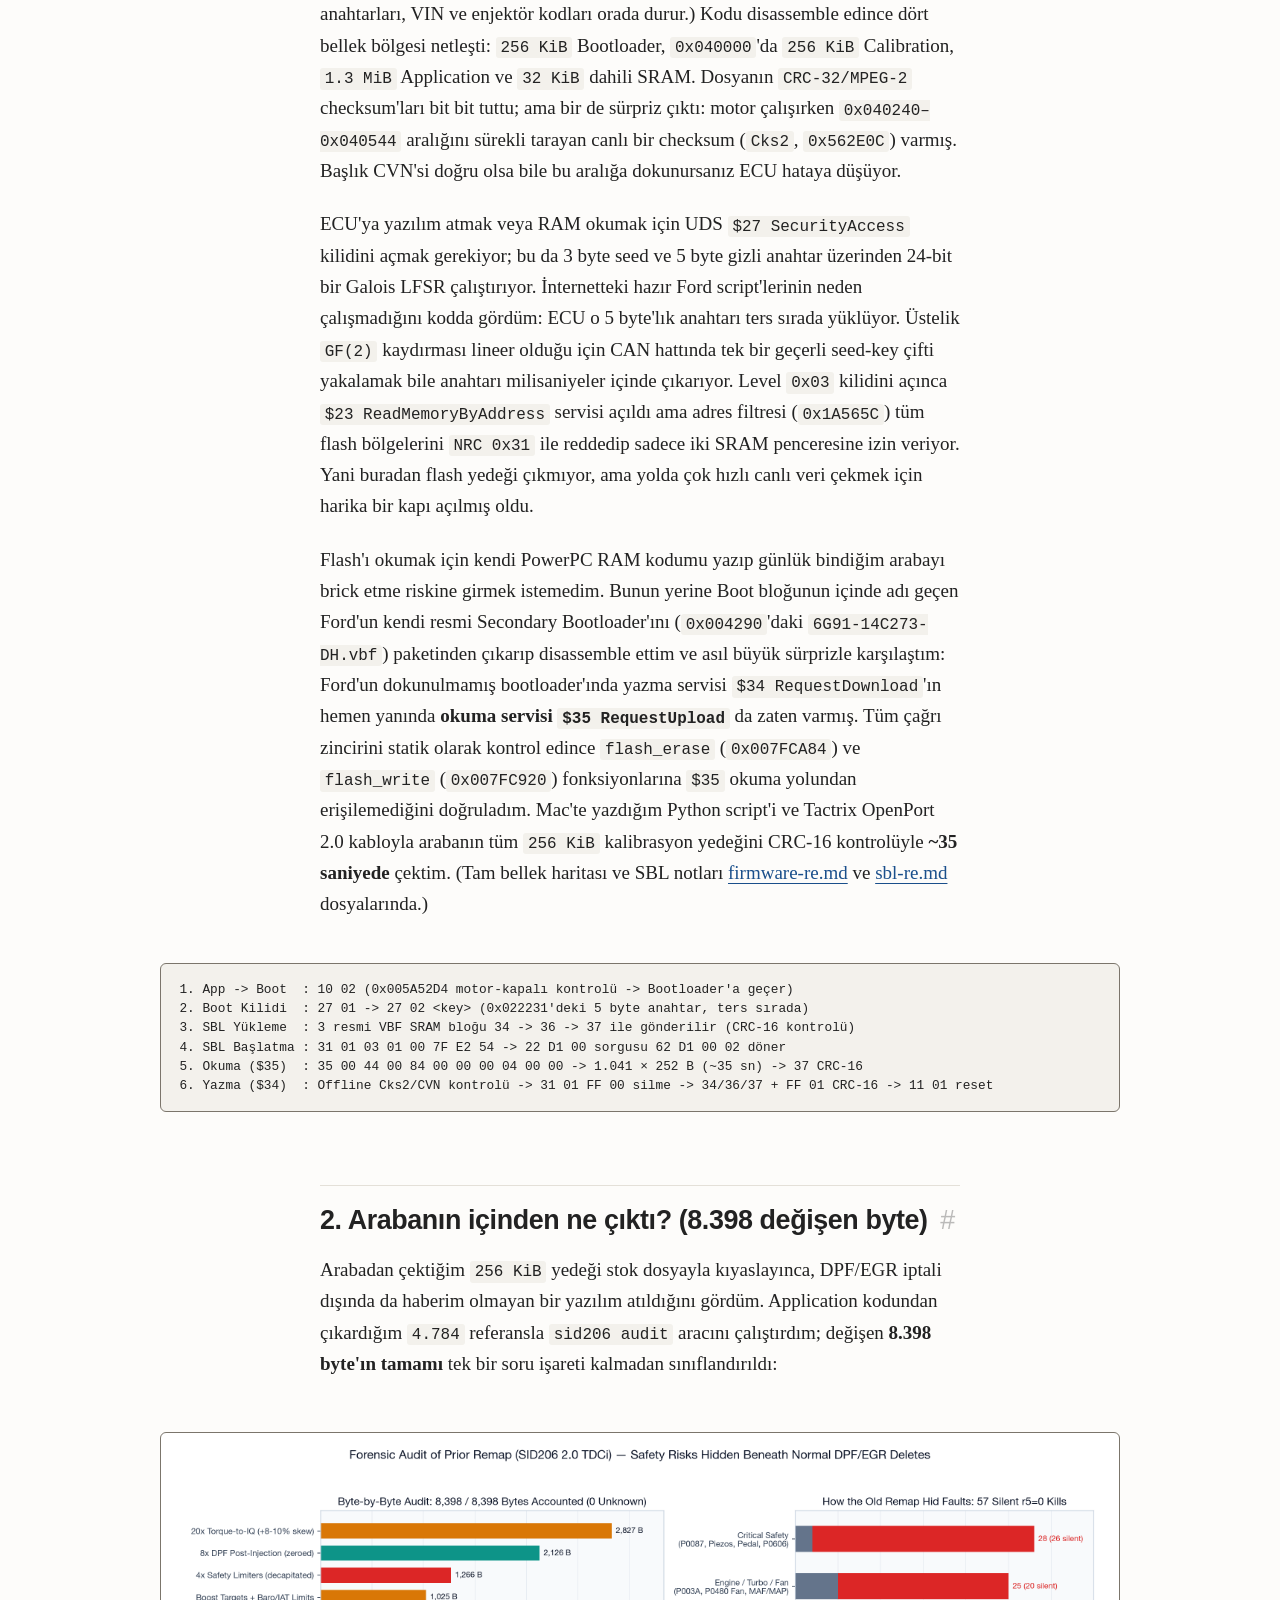
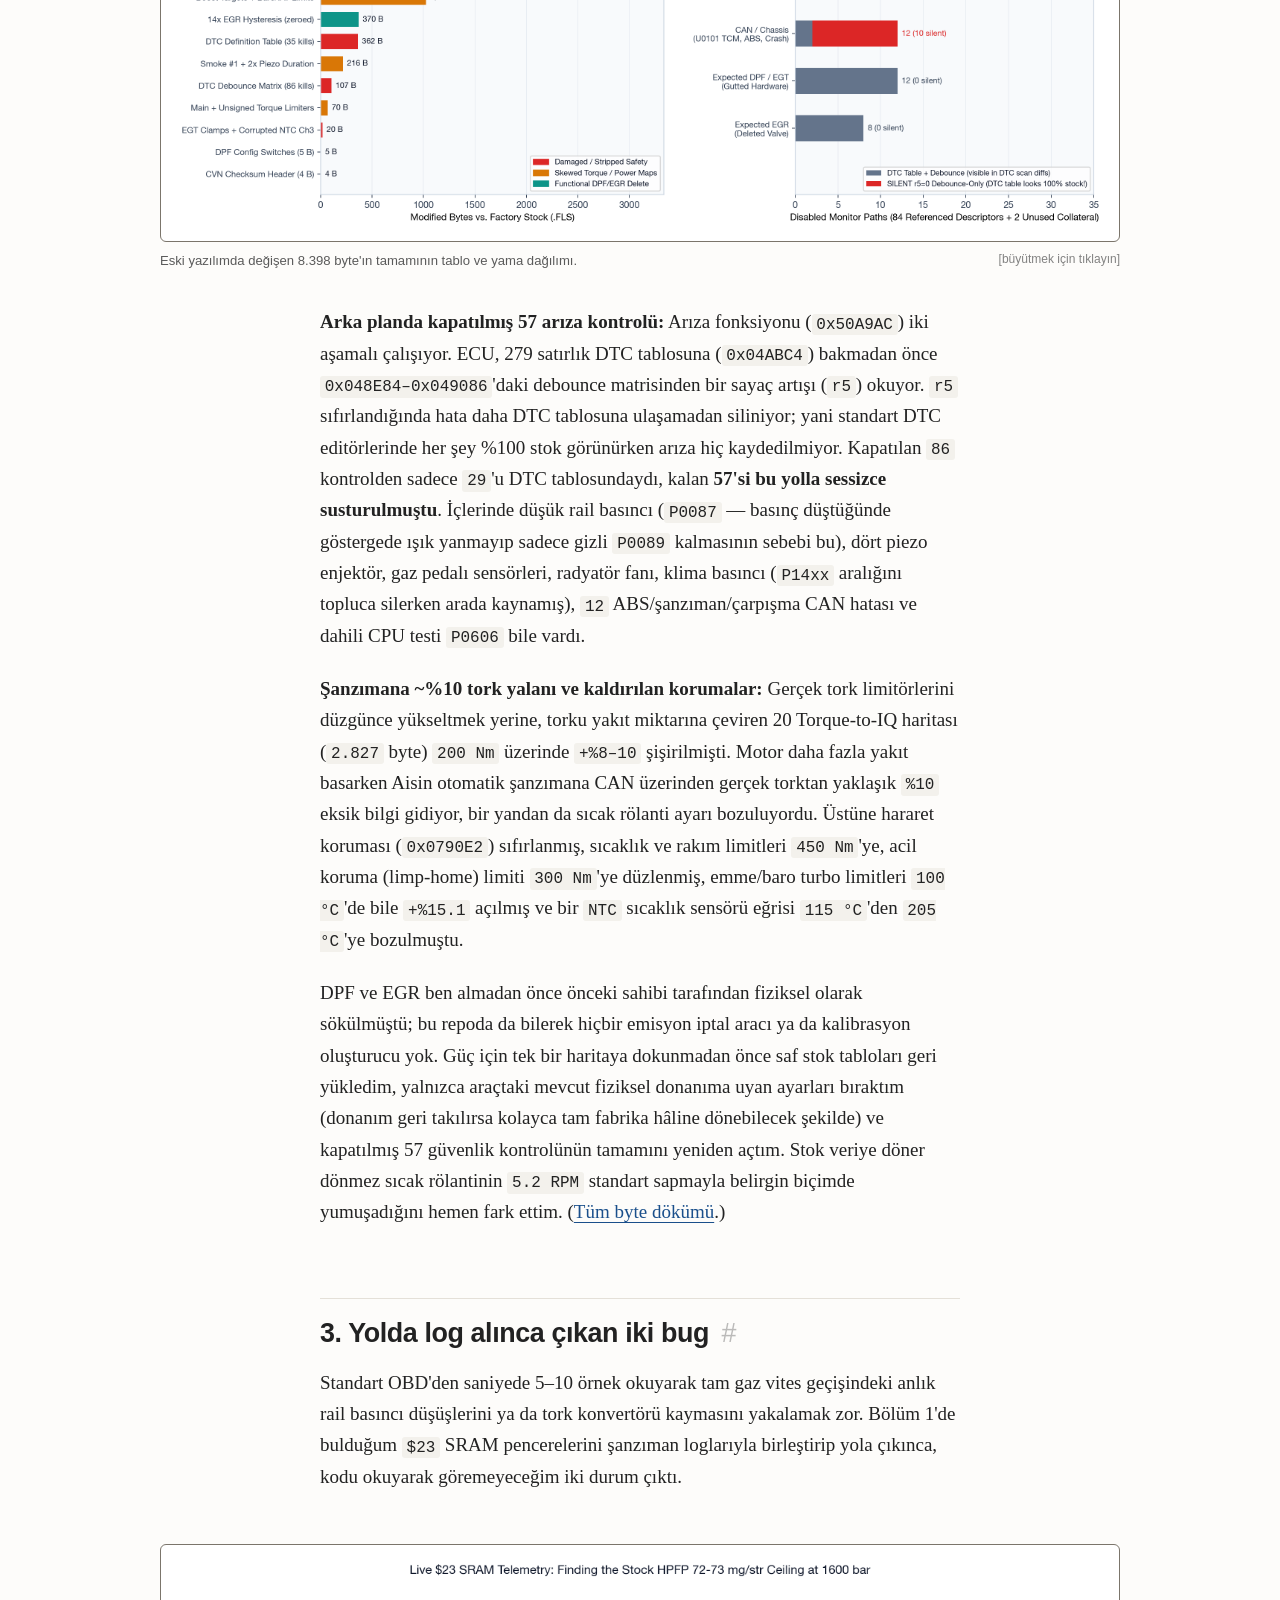
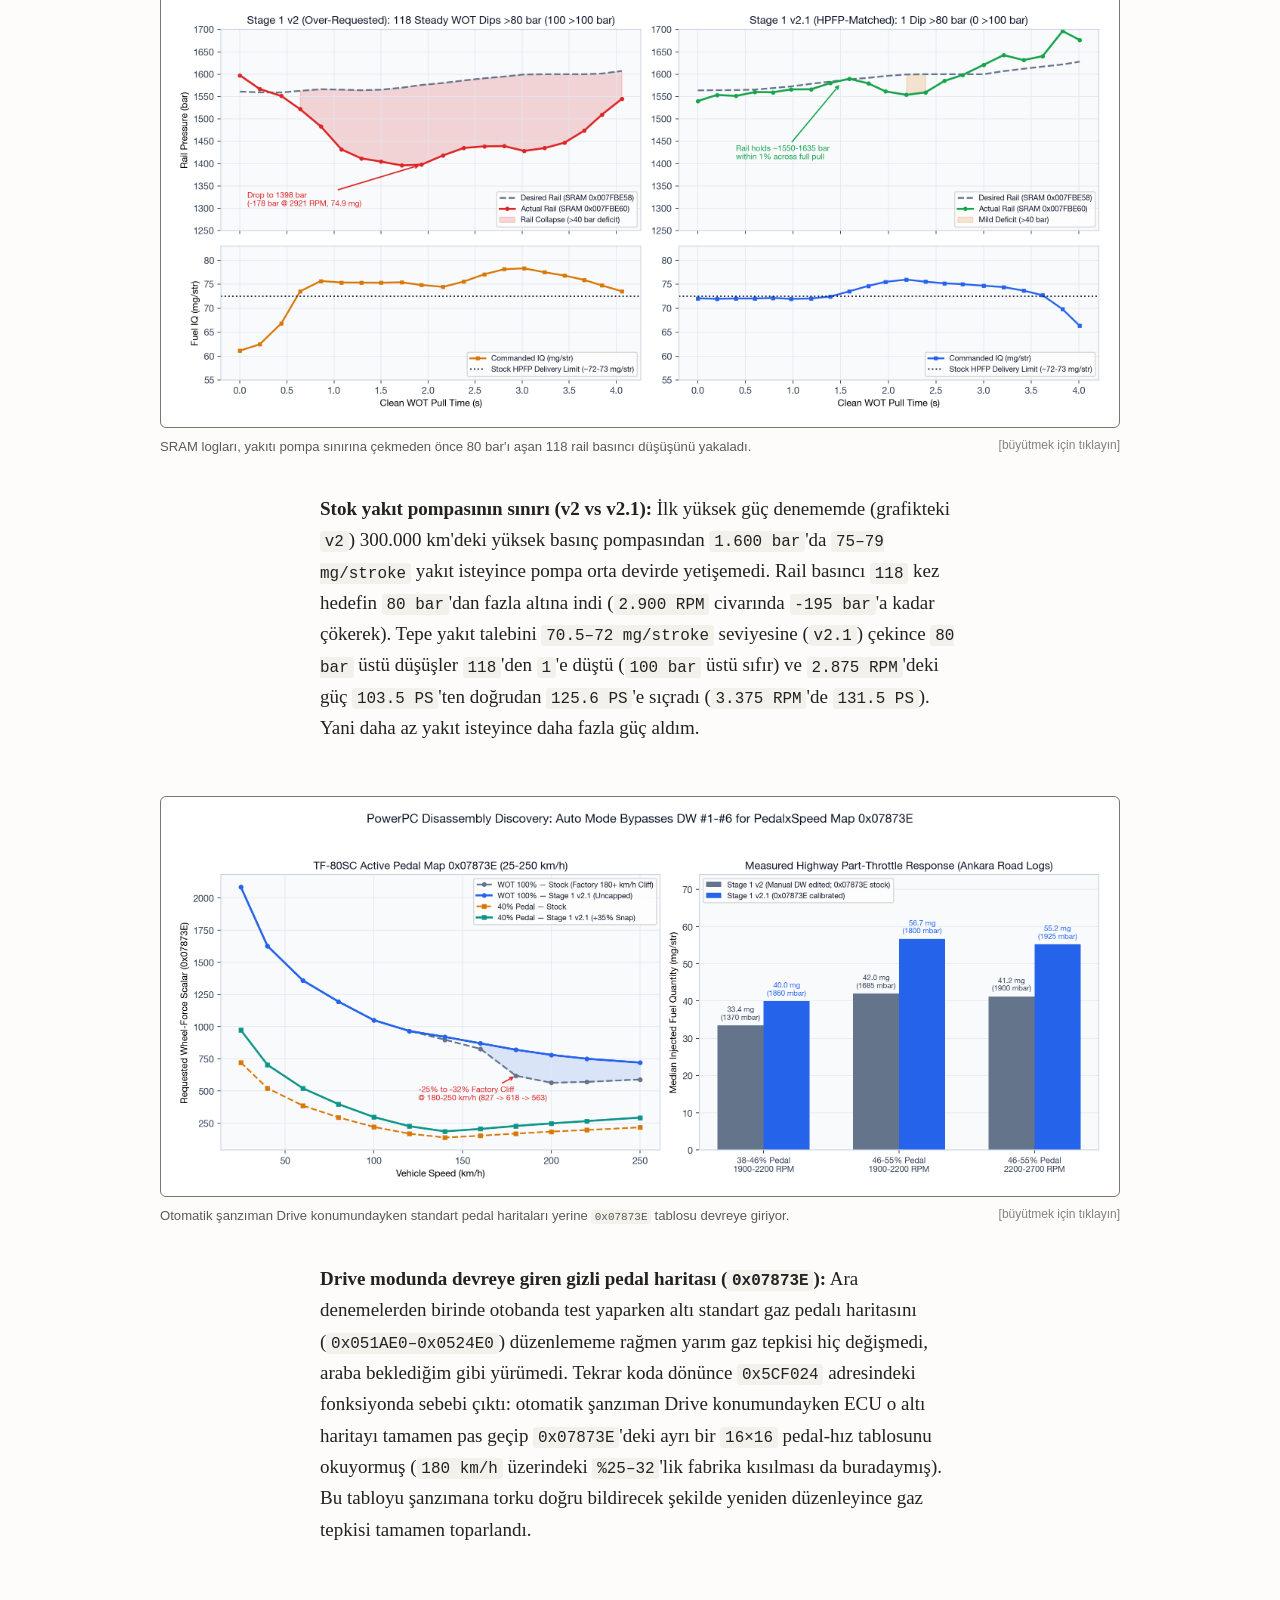
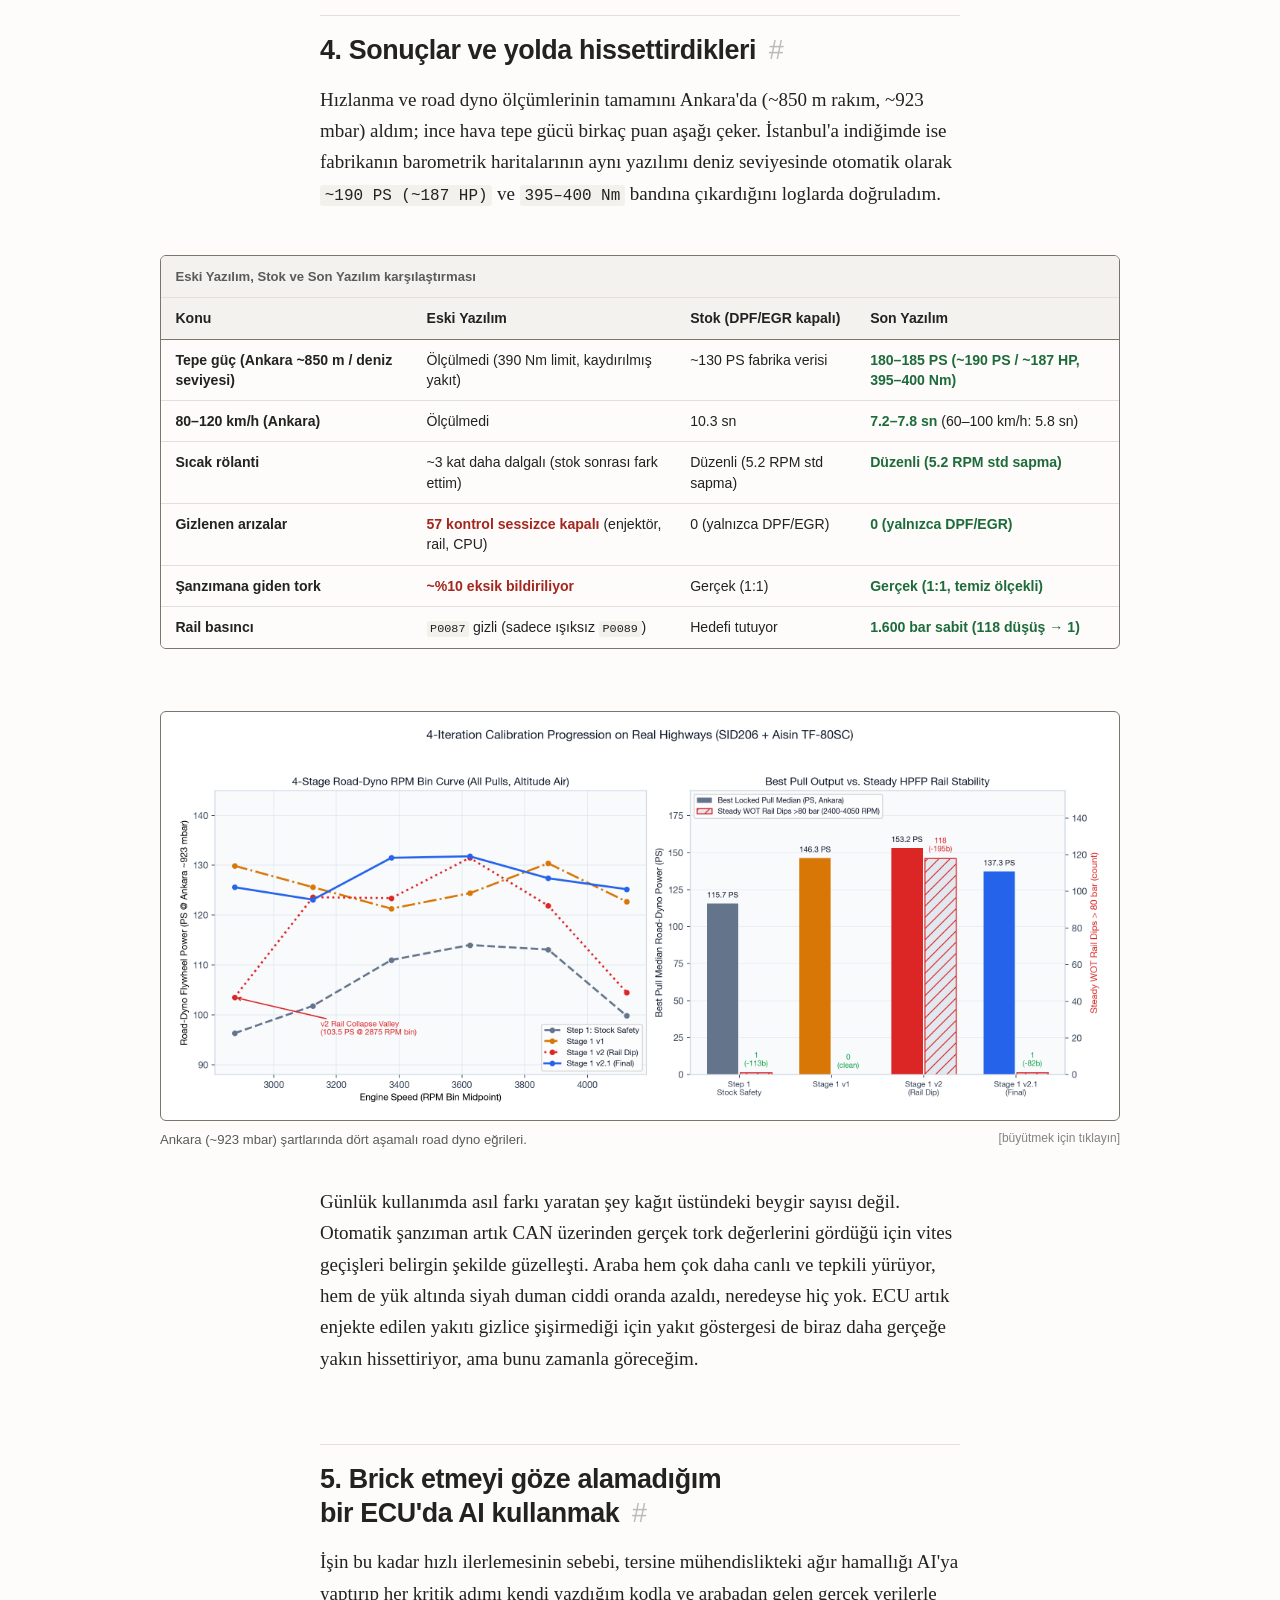
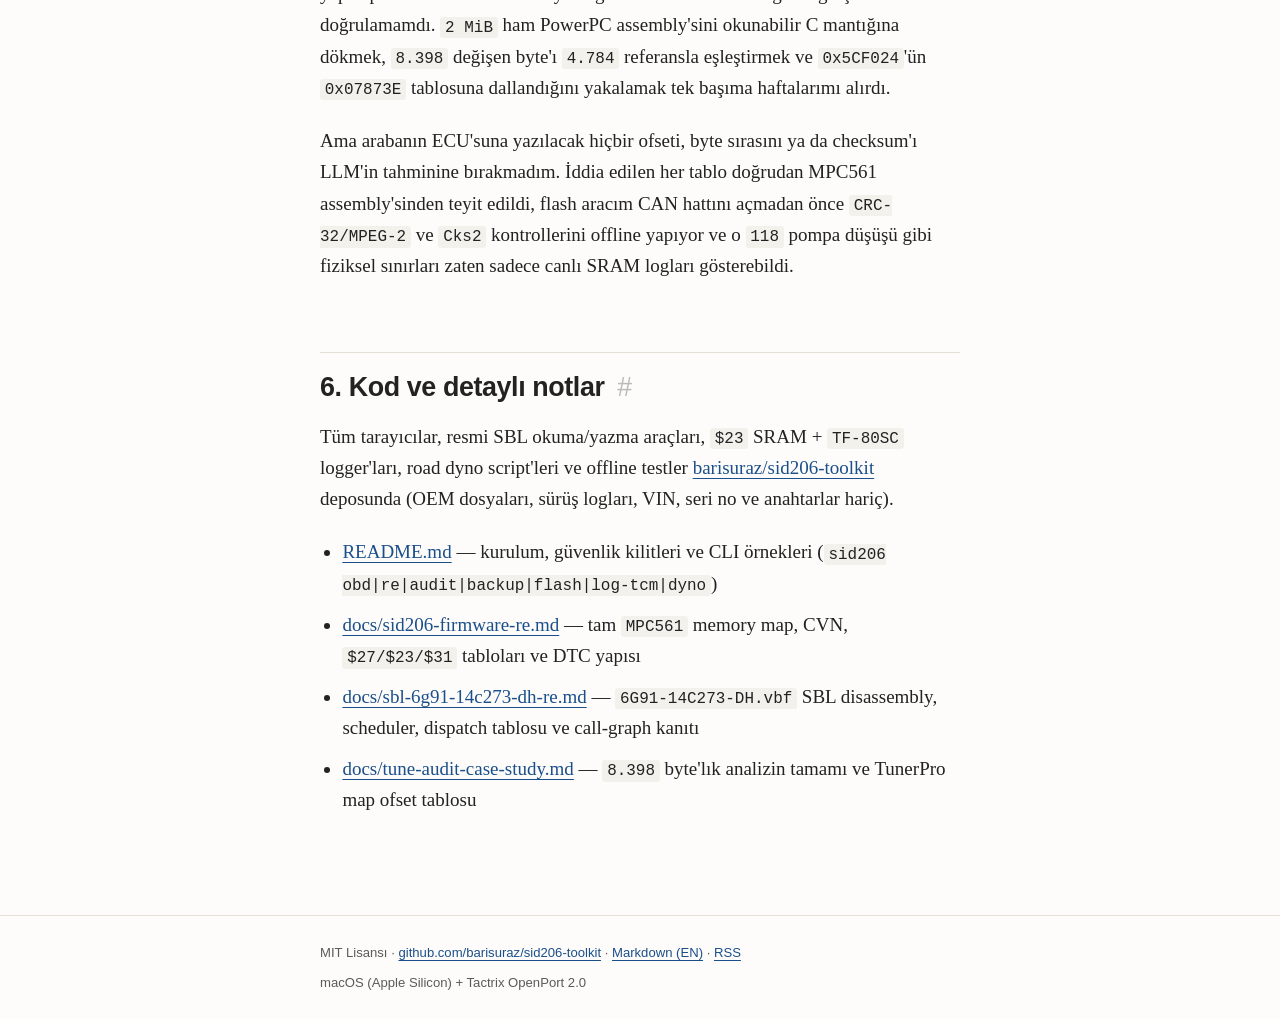
<file: blog/tr/index.html>
<!DOCTYPE html>
<html lang="tr">
<head>
  <meta charset="utf-8">
  <meta name="viewport" content="width=device-width, initial-scale=1.0">
  <meta name="color-scheme" content="light dark">
  <title>Arabamı overclocklamak: Ford ECU'sunu tersine mühendislikle çözüp 130'dan 190 HP'ye çıkardım</title>
  <meta name="description" content="Stok 2 MiB SID206 PowerPC dosyasını ve Ford'un resmi Secondary Bootloader'ını Mac'te çözerek arabamın 256 KiB kalibrasyonunu OBD'den okudum, 57 gizli arıza iptalini ortaya çıkardım ve aracı temiz bir şekilde ~190 PS bandına çıkardım.">
  <meta name="author" content="Barış Uraz">
  <link rel="canonical" href="https://barisuraz.github.io/sid206-toolkit/tr/">
  <link rel="alternate" hreflang="en" href="https://barisuraz.github.io/sid206-toolkit/">
  <link rel="alternate" hreflang="tr" href="https://barisuraz.github.io/sid206-toolkit/tr/">
  <link rel="alternate" hreflang="x-default" href="https://barisuraz.github.io/sid206-toolkit/">
  <link rel="alternate" type="application/rss+xml" title="Baris Uraz — sid206-toolkit" href="https://barisuraz.github.io/sid206-toolkit/feed.xml">
  <meta property="article:published_time" content="2026-11-20">

  <meta property="og:type" content="article">
  <meta property="og:locale" content="tr_TR">
  <meta property="og:locale:alternate" content="en_US">
  <meta property="og:site_name" content="sid206-toolkit">
  <meta property="og:title" content="Arabamı overclocklamak: Ford ECU'sunu tersine mühendislikle çözüp 130'dan 190 HP'ye çıkardım">
  <meta property="og:description" content="Stok 2 MiB SID206 PowerPC dosyasını ve Ford bootloader'ını çözerek arabamın 256 KiB yedeğini OBD'den çektim, değişen 8.398 byte'ı tek tek ayıkladım ve ~190 PS yazılım hazırladım.">
  <meta property="og:url" content="https://barisuraz.github.io/sid206-toolkit/tr/">
  <meta property="og:image" content="https://barisuraz.github.io/sid206-toolkit/assets/road-dyno-progression.png">
  <meta property="og:image:width" content="2520">
  <meta property="og:image:height" content="1044">
  <meta property="og:image:alt" content="Ankara'da ölçülen dört aşamalı road dyno güç eğrileri">

  <meta name="twitter:card" content="summary_large_image">
  <meta name="twitter:title" content="Arabamı overclocklamak: Ford ECU'sunu tersine mühendislikle çözüp 130'dan 190 HP'ye çıkardım">
  <meta name="twitter:description" content="SID206 PowerPC firmware'i ve Ford bootloader'ını çözüp OBD'den 256 KiB yedek aldım, 57 gizli DTC iptalini geri açtım ve arabayı ~190 PS bandına çıkardım.">
  <meta name="twitter:image" content="https://barisuraz.github.io/sid206-toolkit/assets/road-dyno-progression.png">

  <link rel="icon" href="data:image/svg+xml,%3Csvg xmlns='http://www.w3.org/2000/svg' viewBox='0 0 64 64'%3E%3Crect width='64' height='64' rx='12' fill='%230f4c81'/%3E%3Ctext x='32' y='42' font-family='monospace' font-size='26' font-weight='700' text-anchor='middle' fill='%23ffffff'%3ESID%3C/text%3E%3C/svg%3E">
  <link rel="stylesheet" href="../assets/style.css">
  <script src="../assets/blog.js" defer></script>
</head>
<body>
  <header class="site-header grid-band">
    <div class="header-inner">
      <a class="brand" href="https://github.com/barisuraz/sid206-toolkit">barisuraz / sid206-toolkit</a>
      <div class="header-controls">
        <nav class="header-nav" aria-label="Depo bağlantıları">
          <ul>
            <li><a href="https://github.com/barisuraz/sid206-toolkit">GitHub</a></li>
            <li><a href="https://github.com/barisuraz/sid206-toolkit/tree/main/docs">Docs</a></li>
            <li><a href="../feed.xml">RSS</a></li>
          </ul>
        </nav>
        <nav class="lang-switch" aria-label="Dil seçimi">
          <a href="../" lang="en" hreflang="en">EN</a>
          <a href="./" lang="tr" hreflang="tr" aria-current="page">TR</a>
        </nav>
      </div>
    </div>
  </header>

  <main>
    <article class="grid-band">
      <h1>Arabamı overclocklamak: Ford ECU'sunu tersine mühendislikle çözüp 130'dan 190 HP'ye çıkardım</h1>
      <p class="meta-line">
        <span>Barış Uraz</span>
        <span aria-hidden="true">·</span>
        <time datetime="2026-11-20">20 Kasım 2026</time>
        <span aria-hidden="true">·</span>
        <span>~5 dk okuma</span>
        <span aria-hidden="true">·</span>
        <span>Siemens SID206 · MPC561 PowerPC</span>
      </p>

      <p>Arabamın ECU'sundan OBD ile <code>256 KiB</code> kalibrasyon bloğunu çekip fabrikanın stok dosyasıyla karşılaştırdığımda bayağı tatsız bir tabloyla karşılaştım. Düşük rail basıncı (<code>P0087</code>), dört piezo enjektör, gaz pedalı sensörleri, radyatör fanı ve işlemcinin kendi arıza testi (<code>P0606</code>) dâhil tam <strong>57 arıza kontrolü arka planda sessizce kapatılmıştı</strong>. Üstüne yakıt haritaları kaydırıldığı için 6 ileri otomatik şanzımana tork yaklaşık <strong>%10 eksik</strong> gidiyor, dört farklı motor koruma limiti de çalışmıyordu.</p>

      <p>Araba ~300.000 km'de, 2011 model bir Ford Mondeo Mk4.5 station wagon (<code>2.0 TDCi</code>, stok 130 PS, Aisin <code>TF-80SC</code> tam otomatik). Alırken enjektörleri sağlam, yazılımı da önceki sahibinin yaptırdığı fiziksel DPF/EGR iptali dışında orijinal sanıyordum. Gidişinden de bir şikâyetim yoktu; ama sonradan enjektör testinde dördü birden değişince ve derin bir UDS <code>$19 02</code> taramasında arıza lambası yakmayan <code>P0089</code> kodu çıkınca ECU'nun içinde tam olarak ne döndüğüne bakmaya karar verdim. İnternetten birebir uyan <code>2 MiB</code> stok dosyayı alıp PowerPC yazılımını ve Ford'un bootloader'ını Mac'te çözdüm, bozuk korumaları geri açtım ve arabayı temiz bir şekilde <code>~190 PS (~187 HP)</code> bandına çıkardım.</p>

      <figure class="photo-figure">
        <div class="photo-frame">
          <img
            src="../assets/mondeo-estate.jpg"
            alt="Benzin istasyonunda park hâlinde koyu gri 2011 Ford Mondeo Mk4.5 2.0 TDCi station wagon"
            width="576"
            height="432"
            fetchpriority="high"
          >
        </div>
        <figcaption>Araba: 2011 Ford Mondeo Mk4.5 2.0 TDCi station wagon (~300.000 km).</figcaption>
      </figure>

      <section id="re-and-sbl" class="section-band">
        <div class="section-head">
          <h2>1. Firmware ve Ford bootloader'ını çözmek <a class="heading-anchor" href="#re-and-sbl" aria-label="Bölüm 1 bağlantısı"><span aria-hidden="true">#</span></a></h2>
        </div>

        <p>15 yıllık silikonlu alüminyum ECU kutusunu masada açmaya çalışmak kartı kırma riski taşıyor. O yüzden doğrudan arabaya girişmeden önce internetten birebir aynı <code>2 MiB</code> stok <code>.FLS</code> dosyasını (<code>8G91-12K532-AC</code>) alıp içindeki <strong>32-bit big-endian <code>MPC561/MPC562</code> PowerPC</strong> kodunu bilgisayarda inceledim. (Ufak ama hayati bir not: başka bir araçtan alınan <code>.EPR</code> EEPROM dosyası asla yazılmaz; immobiliser anahtarları, VIN ve enjektör kodları orada durur.) Kodu disassemble edince dört bellek bölgesi netleşti: <code>256 KiB</code> Bootloader, <code>0x040000</code>'da <code>256 KiB</code> Calibration, <code>1.3 MiB</code> Application ve <code>32 KiB</code> dahili SRAM. Dosyanın <code>CRC-32/MPEG-2</code> checksum'ları bit bit tuttu; ama bir de sürpriz çıktı: motor çalışırken <code>0x040240–0x040544</code> aralığını sürekli tarayan canlı bir checksum (<code>Cks2</code>, <code>0x562E0C</code>) varmış. Başlık CVN'si doğru olsa bile bu aralığa dokunursanız ECU hataya düşüyor.</p>

        <p>ECU'ya yazılım atmak veya RAM okumak için UDS <code>$27 SecurityAccess</code> kilidini açmak gerekiyor; bu da 3 byte seed ve 5 byte gizli anahtar üzerinden 24-bit bir Galois LFSR çalıştırıyor. İnternetteki hazır Ford script'lerinin neden çalışmadığını kodda gördüm: ECU o 5 byte'lık anahtarı ters sırada yüklüyor. Üstelik <code>GF(2)</code> kaydırması lineer olduğu için CAN hattında tek bir geçerli seed-key çifti yakalamak bile anahtarı milisaniyeler içinde çıkarıyor. Level <code>0x03</code> kilidini açınca <code>$23 ReadMemoryByAddress</code> servisi açıldı ama adres filtresi (<code>0x1A565C</code>) tüm flash bölgelerini <code>NRC 0x31</code> ile reddedip sadece iki SRAM penceresine izin veriyor. Yani buradan flash yedeği çıkmıyor, ama yolda çok hızlı canlı veri çekmek için harika bir kapı açılmış oldu.</p>

        <p>Flash'ı okumak için kendi PowerPC RAM kodumu yazıp günlük bindiğim arabayı brick etme riskine girmek istemedim. Bunun yerine Boot bloğunun içinde adı geçen Ford'un kendi resmi Secondary Bootloader'ını (<code>0x004290</code>'daki <code>6G91-14C273-DH.vbf</code>) paketinden çıkarıp disassemble ettim ve asıl büyük sürprizle karşılaştım: Ford'un dokunulmamış bootloader'ında yazma servisi <code>$34 RequestDownload</code>'ın hemen yanında <strong>okuma servisi <code>$35 RequestUpload</code></strong> da zaten varmış. Tüm çağrı zincirini statik olarak kontrol edince <code>flash_erase</code> (<code>0x007FCA84</code>) ve <code>flash_write</code> (<code>0x007FC920</code>) fonksiyonlarına <code>$35</code> okuma yolundan erişilemediğini doğruladım. Mac'te yazdığım Python script'i ve Tactrix OpenPort 2.0 kabloyla arabanın tüm <code>256 KiB</code> kalibrasyon yedeğini CRC-16 kontrolüyle <strong>~35 saniyede</strong> çektim. (Tam bellek haritası ve SBL notları <a href="https://github.com/barisuraz/sid206-toolkit/blob/main/docs/sid206-firmware-re.md">firmware-re.md</a> ve <a href="https://github.com/barisuraz/sid206-toolkit/blob/main/docs/sbl-6g91-14c273-dh-re.md">sbl-re.md</a> dosyalarında.)</p>

        <pre role="region" aria-label="Boot'tan SBL'ye geçiş ve OBD okuma/yazma akışı" tabindex="0"><code>1. App -&gt; Boot  : 10 02 (0x005A52D4 motor-kapalı kontrolü -&gt; Bootloader'a geçer)
2. Boot Kilidi  : 27 01 -&gt; 27 02 &lt;key&gt; (0x022231'deki 5 byte anahtar, ters sırada)
3. SBL Yükleme  : 3 resmi VBF SRAM bloğu 34 -&gt; 36 -&gt; 37 ile gönderilir (CRC-16 kontrolü)
4. SBL Başlatma : 31 01 03 01 00 7F E2 54 -&gt; 22 D1 00 sorgusu 62 D1 00 02 döner
5. Okuma ($35)  : 35 00 44 00 84 00 00 00 04 00 00 -&gt; 1.041 × 252 B (~35 sn) -&gt; 37 CRC-16
6. Yazma ($34)  : Offline Cks2/CVN kontrolü -&gt; 31 01 FF 00 silme -&gt; 34/36/37 + FF 01 CRC-16 -&gt; 11 01 reset</code></pre>
      </section>

      <section id="audit" class="section-band">
        <div class="section-head">
          <h2>2. Arabanın içinden ne çıktı? (8.398 değişen byte) <a class="heading-anchor" href="#audit" aria-label="Bölüm 2 bağlantısı"><span aria-hidden="true">#</span></a></h2>
        </div>

        <p>Arabadan çektiğim <code>256 KiB</code> yedeği stok dosyayla kıyaslayınca, DPF/EGR iptali dışında da haberim olmayan bir yazılım atıldığını gördüm. Application kodundan çıkardığım <code>4.784</code> referansla <code>sid206 audit</code> aracını çalıştırdım; değişen <strong>8.398 byte'ın tamamı</strong> tek bir soru işareti kalmadan sınıflandırıldı:</p>

        <figure class="wide">
          <div class="chart-frame">
            <button
              type="button"
              class="chart-trigger"
              data-full-src="../assets/audit-breakdown.png"
              data-caption="Değişen 8.398 byte'ın %100 sınıflandırma dökümü (0 bilinmeyen)"
              aria-label="Grafiği büyüt: Değişen 8.398 byte'ın dökümü"
            >
              <img
                src="../assets/audit-breakdown.png"
                alt="Eski yazılımdaki 8.398 değişmiş byte'ın dağılımı; 86 devre dışı arıza yolu ve 57 sessiz DTC iptali"
                width="2520"
                height="1044"
                loading="lazy"
              >
            </button>
          </div>
          <figcaption>
            <span>Eski yazılımda değişen 8.398 byte'ın tamamının tablo ve yama dağılımı.</span>
            <span class="zoom-hint">[büyütmek için tıklayın]</span>
          </figcaption>
        </figure>

        <p><strong>Arka planda kapatılmış 57 arıza kontrolü:</strong> Arıza fonksiyonu (<code>0x50A9AC</code>) iki aşamalı çalışıyor. ECU, 279 satırlık DTC tablosuna (<code>0x04ABC4</code>) bakmadan önce <code>0x048E84–0x049086</code>'daki debounce matrisinden bir sayaç artışı (<code>r5</code>) okuyor. <code>r5</code> sıfırlandığında hata daha DTC tablosuna ulaşamadan siliniyor; yani standart DTC editörlerinde her şey %100 stok görünürken arıza hiç kaydedilmiyor. Kapatılan <code>86</code> kontrolden sadece <code>29</code>'u DTC tablosundaydı, kalan <strong>57'si bu yolla sessizce susturulmuştu</strong>. İçlerinde düşük rail basıncı (<code>P0087</code> — basınç düştüğünde göstergede ışık yanmayıp sadece gizli <code>P0089</code> kalmasının sebebi bu), dört piezo enjektör, gaz pedalı sensörleri, radyatör fanı, klima basıncı (<code>P14xx</code> aralığını topluca silerken arada kaynamış), <code>12</code> ABS/şanzıman/çarpışma CAN hatası ve dahili CPU testi <code>P0606</code> bile vardı.</p>

        <p><strong>Şanzımana ~%10 tork yalanı ve kaldırılan korumalar:</strong> Gerçek tork limitörlerini düzgünce yükseltmek yerine, torku yakıt miktarına çeviren 20 Torque-to-IQ haritası (<code>2.827</code> byte) <code>200 Nm</code> üzerinde <code>+%8–10</code> şişirilmişti. Motor daha fazla yakıt basarken Aisin otomatik şanzımana CAN üzerinden gerçek torktan yaklaşık <code>%10</code> eksik bilgi gidiyor, bir yandan da sıcak rölanti ayarı bozuluyordu. Üstüne hararet koruması (<code>0x0790E2</code>) sıfırlanmış, sıcaklık ve rakım limitleri <code>450 Nm</code>'ye, acil koruma (limp-home) limiti <code>300 Nm</code>'ye düzlenmiş, emme/baro turbo limitleri <code>100 °C</code>'de bile <code>+%15.1</code> açılmış ve bir <code>NTC</code> sıcaklık sensörü eğrisi <code>115 °C</code>'den <code>205 °C</code>'ye bozulmuştu.</p>

        <p>DPF ve EGR ben almadan önce önceki sahibi tarafından fiziksel olarak sökülmüştü; bu repoda da bilerek hiçbir emisyon iptal aracı ya da kalibrasyon oluşturucu yok. Güç için tek bir haritaya dokunmadan önce saf stok tabloları geri yükledim, yalnızca araçtaki mevcut fiziksel donanıma uyan ayarları bıraktım (donanım geri takılırsa kolayca tam fabrika hâline dönebilecek şekilde) ve kapatılmış 57 güvenlik kontrolünün tamamını yeniden açtım. Stok veriye döner dönmez sıcak rölantinin <code>5.2 RPM</code> standart sapmayla belirgin biçimde yumuşadığını hemen fark ettim. (<a href="https://github.com/barisuraz/sid206-toolkit/blob/main/docs/tune-audit-case-study.md">Tüm byte dökümü</a>.)</p>
      </section>

      <section id="road-logging" class="section-band">
        <div class="section-head">
          <h2>3. Yolda log alınca çıkan iki bug <a class="heading-anchor" href="#road-logging" aria-label="Bölüm 3 bağlantısı"><span aria-hidden="true">#</span></a></h2>
        </div>

        <p>Standart OBD'den saniyede 5–10 örnek okuyarak tam gaz vites geçişindeki anlık rail basıncı düşüşlerini ya da tork konvertörü kaymasını yakalamak zor. Bölüm 1'de bulduğum <code>$23</code> SRAM pencerelerini şanzıman loglarıyla birleştirip yola çıkınca, kodu okuyarak göremeyeceğim iki durum çıktı.</p>

        <figure class="wide">
          <div class="chart-frame">
            <button
              type="button"
              class="chart-trigger"
              data-full-src="../assets/rail-ceiling-v2-vs-v21.png"
              data-caption="Yakıt rail basıncı takibi: v2'de 118 (>80 bar) düşüş vs v2.1'de yalnızca 1 düşüş"
              aria-label="Grafiği büyüt: v2 ve v2.1 yakıt rail basıncı düşüşü karşılaştırması"
            >
              <img
                src="../assets/rail-ceiling-v2-vs-v21.png"
                alt="v2 yazılımında -195 bar'a kadar inen 118 rail basıncı düşüşünü ve v2.1'de 1.600 bar'ın tutulmasını gösteren grafik"
                width="2484"
                height="1224"
                loading="lazy"
              >
            </button>
          </div>
          <figcaption>
            <span>SRAM logları, yakıtı pompa sınırına çekmeden önce 80 bar'ı aşan 118 rail basıncı düşüşünü yakaladı.</span>
            <span class="zoom-hint">[büyütmek için tıklayın]</span>
          </figcaption>
        </figure>

        <p><strong>Stok yakıt pompasının sınırı (v2 vs v2.1):</strong> İlk yüksek güç denememde (grafikteki <code>v2</code>) 300.000 km'deki yüksek basınç pompasından <code>1.600 bar</code>'da <code>75–79 mg/stroke</code> yakıt isteyince pompa orta devirde yetişemedi. Rail basıncı <code>118</code> kez hedefin <code>80 bar</code>'dan fazla altına indi (<code>2.900 RPM</code> civarında <code>-195 bar</code>'a kadar çökerek). Tepe yakıt talebini <code>70.5–72 mg/stroke</code> seviyesine (<code>v2.1</code>) çekince <code>80 bar</code> üstü düşüşler <code>118</code>'den <code>1</code>'e düştü (<code>100 bar</code> üstü sıfır) ve <code>2.875 RPM</code>'deki güç <code>103.5 PS</code>'ten doğrudan <code>125.6 PS</code>'e sıçradı (<code>3.375 RPM</code>'de <code>131.5 PS</code>). Yani daha az yakıt isteyince daha fazla güç aldım.</p>

        <figure class="wide">
          <div class="chart-frame">
            <button
              type="button"
              class="chart-trigger"
              data-full-src="../assets/auto-pedal-0x07873e.png"
              data-caption="Otomatik şanzıman pedal haritası 0x07873E ve otoban ölçümleri"
              aria-label="Grafiği büyüt: 0x07873E otomatik pedal haritası ve otoban yakıt kazancı"
            >
              <img
                src="../assets/auto-pedal-0x07873e.png"
                alt="0x07873E otomatik pedal haritasındaki yüksek hız kesintisinin düzeltilmesi ve otobanda yarı gaz yakıt artışı"
                width="2484"
                height="1007"
                loading="lazy"
              >
            </button>
          </div>
          <figcaption>
            <span>Otomatik şanzıman Drive konumundayken standart pedal haritaları yerine <code>0x07873E</code> tablosu devreye giriyor.</span>
            <span class="zoom-hint">[büyütmek için tıklayın]</span>
          </figcaption>
        </figure>

        <p><strong>Drive modunda devreye giren gizli pedal haritası (<code>0x07873E</code>):</strong> Ara denemelerden birinde otobanda test yaparken altı standart gaz pedalı haritasını (<code>0x051AE0–0x0524E0</code>) düzenlememe rağmen yarım gaz tepkisi hiç değişmedi, araba beklediğim gibi yürümedi. Tekrar koda dönünce <code>0x5CF024</code> adresindeki fonksiyonda sebebi çıktı: otomatik şanzıman Drive konumundayken ECU o altı haritayı tamamen pas geçip <code>0x07873E</code>'deki ayrı bir <code>16×16</code> pedal-hız tablosunu okuyormuş (<code>180 km/h</code> üzerindeki <code>%25–32</code>'lik fabrika kısılması da buradaymış). Bu tabloyu şanzımana torku doğru bildirecek şekilde yeniden düzenleyince gaz tepkisi tamamen toparlandı.</p>
      </section>

      <section id="results" class="section-band">
        <div class="section-head">
          <h2>4. Sonuçlar ve yolda hissettirdikleri <a class="heading-anchor" href="#results" aria-label="Bölüm 4 bağlantısı"><span aria-hidden="true">#</span></a></h2>
        </div>

        <p>Hızlanma ve road dyno ölçümlerinin tamamını Ankara'da (~850 m rakım, ~923 mbar) aldım; ince hava tepe gücü birkaç puan aşağı çeker. İstanbul'a indiğimde ise fabrikanın barometrik haritalarının aynı yazılımı deniz seviyesinde otomatik olarak <code>~190 PS (~187 HP)</code> ve <code>395–400 Nm</code> bandına çıkardığını loglarda doğruladım.</p>

        <div tabindex="0" role="region" aria-labelledby="results-table-caption" class="table-wrapper wide">
          <table>
            <caption id="results-table-caption">Eski Yazılım, Stok ve Son Yazılım karşılaştırması</caption>
            <thead>
              <tr>
                <th scope="col">Konu</th>
                <th scope="col">Eski Yazılım</th>
                <th scope="col">Stok (DPF/EGR kapalı)</th>
                <th scope="col">Son Yazılım</th>
              </tr>
            </thead>
            <tbody>
              <tr>
                <th scope="row">Tepe güç (Ankara ~850 m / deniz seviyesi)</th>
                <td>Ölçülmedi (390 Nm limit, kaydırılmış yakıt)</td>
                <td>~130 PS fabrika verisi</td>
                <td><span class="badge-good">180–185 PS (~190 PS / ~187 HP, 395–400 Nm)</span></td>
              </tr>
              <tr>
                <th scope="row">80–120 km/h (Ankara)</th>
                <td>Ölçülmedi</td>
                <td>10.3 sn</td>
                <td><span class="badge-good">7.2–7.8 sn</span> (60–100 km/h: 5.8 sn)</td>
              </tr>
              <tr>
                <th scope="row">Sıcak rölanti</th>
                <td>~3 kat daha dalgalı (stok sonrası fark ettim)</td>
                <td>Düzenli (5.2 RPM std sapma)</td>
                <td><span class="badge-good">Düzenli (5.2 RPM std sapma)</span></td>
              </tr>
              <tr>
                <th scope="row">Gizlenen arızalar</th>
                <td><span class="badge-warn">57 kontrol sessizce kapalı</span> (enjektör, rail, CPU)</td>
                <td>0 (yalnızca DPF/EGR)</td>
                <td><span class="badge-good">0 (yalnızca DPF/EGR)</span></td>
              </tr>
              <tr>
                <th scope="row">Şanzımana giden tork</th>
                <td><span class="badge-warn">~%10 eksik bildiriliyor</span></td>
                <td>Gerçek (1:1)</td>
                <td><span class="badge-good">Gerçek (1:1, temiz ölçekli)</span></td>
              </tr>
              <tr>
                <th scope="row">Rail basıncı</th>
                <td><code>P0087</code> gizli (sadece ışıksız <code>P0089</code>)</td>
                <td>Hedefi tutuyor</td>
                <td><span class="badge-good">1.600 bar sabit (118 düşüş → 1)</span></td>
              </tr>
            </tbody>
          </table>
        </div>

        <figure class="wide">
          <div class="chart-frame">
            <button
              type="button"
              class="chart-trigger"
              data-full-src="../assets/road-dyno-progression.png"
              data-caption="Ankara'da ölçülen dört aşamalı road dyno gelişimi (~923 mbar)"
              aria-label="Grafiği büyüt: Ankara'da ölçülen dört aşamalı road dyno gelişimi"
            >
              <img
                src="../assets/road-dyno-progression.png"
                alt="Stok yazılım, v2 yakıt pompası düşüşü, v2.1 toparlanması ve son yazılımı gösteren dört aşamalı road dyno grafiği"
                width="2520"
                height="1044"
                loading="lazy"
              >
            </button>
          </div>
          <figcaption>
            <span>Ankara (~923 mbar) şartlarında dört aşamalı road dyno eğrileri.</span>
            <span class="zoom-hint">[büyütmek için tıklayın]</span>
          </figcaption>
        </figure>

        <p>Günlük kullanımda asıl farkı yaratan şey kağıt üstündeki beygir sayısı değil. Otomatik şanzıman artık CAN üzerinden gerçek tork değerlerini gördüğü için vites geçişleri belirgin şekilde güzelleşti. Araba hem çok daha canlı ve tepkili yürüyor, hem de yük altında siyah duman ciddi oranda azaldı, neredeyse hiç yok. ECU artık enjekte edilen yakıtı gizlice şişirmediği için yakıt göstergesi de biraz daha gerçeğe yakın hissettiriyor, ama bunu zamanla göreceğim.</p>
      </section>

      <section id="ai" class="section-band">
        <div class="section-head">
          <h2>5. Brick etmeyi göze alamadığım bir ECU'da AI kullanmak <a class="heading-anchor" href="#ai" aria-label="Bölüm 5 bağlantısı"><span aria-hidden="true">#</span></a></h2>
        </div>

        <p>İşin bu kadar hızlı ilerlemesinin sebebi, tersine mühendislikteki ağır hamallığı AI'ya yaptırıp her kritik adımı kendi yazdığım kodla ve arabadan gelen gerçek verilerle doğrulamamdı. <code>2 MiB</code> ham PowerPC assembly'sini okunabilir C mantığına dökmek, <code>8.398</code> değişen byte'ı <code>4.784</code> referansla eşleştirmek ve <code>0x5CF024</code>'ün <code>0x07873E</code> tablosuna dallandığını yakalamak tek başıma haftalarımı alırdı.</p>

        <p>Ama arabanın ECU'suna yazılacak hiçbir ofseti, byte sırasını ya da checksum'ı LLM'in tahminine bırakmadım. İddia edilen her tablo doğrudan MPC561 assembly'sinden teyit edildi, flash aracım CAN hattını açmadan önce <code>CRC-32/MPEG-2</code> ve <code>Cks2</code> kontrollerini offline yapıyor ve o <code>118</code> pompa düşüşü gibi fiziksel sınırları zaten sadece canlı SRAM logları gösterebildi.</p>
      </section>

      <section id="repo" class="section-band">
        <div class="section-head">
          <h2>6. Kod ve detaylı notlar <a class="heading-anchor" href="#repo" aria-label="Bölüm 6 bağlantısı"><span aria-hidden="true">#</span></a></h2>
        </div>

        <p>Tüm tarayıcılar, resmi SBL okuma/yazma araçları, <code>$23</code> SRAM + <code>TF-80SC</code> logger'ları, road dyno script'leri ve offline testler <a href="https://github.com/barisuraz/sid206-toolkit">barisuraz/sid206-toolkit</a> deposunda (OEM dosyaları, sürüş logları, VIN, seri no ve anahtarlar hariç).</p>

        <ul>
          <li><a href="https://github.com/barisuraz/sid206-toolkit/blob/main/README.md">README.md</a> — kurulum, güvenlik kilitleri ve CLI örnekleri (<code>sid206 obd|re|audit|backup|flash|log-tcm|dyno</code>)</li>
          <li><a href="https://github.com/barisuraz/sid206-toolkit/blob/main/docs/sid206-firmware-re.md">docs/sid206-firmware-re.md</a> — tam <code>MPC561</code> memory map, CVN, <code>$27/$23/$31</code> tabloları ve DTC yapısı</li>
          <li><a href="https://github.com/barisuraz/sid206-toolkit/blob/main/docs/sbl-6g91-14c273-dh-re.md">docs/sbl-6g91-14c273-dh-re.md</a> — <code>6G91-14C273-DH.vbf</code> SBL disassembly, scheduler, dispatch tablosu ve call-graph kanıtı</li>
          <li><a href="https://github.com/barisuraz/sid206-toolkit/blob/main/docs/tune-audit-case-study.md">docs/tune-audit-case-study.md</a> — <code>8.398</code> byte'lık analizin tamamı ve TunerPro map ofset tablosu</li>
        </ul>
      </section>
    </article>
  </main>

  <footer class="site-footer grid-band">
    <div class="footer-inner">
      <span>MIT Lisansı · <a href="https://github.com/barisuraz/sid206-toolkit">github.com/barisuraz/sid206-toolkit</a> · <a href="https://github.com/barisuraz/sid206-toolkit/blob/main/blog/post.md">Markdown (EN)</a> · <a href="../feed.xml">RSS</a></span>
      <span>macOS (Apple Silicon) + Tactrix OpenPort 2.0</span>
    </div>
  </footer>

  <dialog id="lightbox" closedby="any" aria-labelledby="lightbox-caption">
    <div class="lightbox-bar">
      <p id="lightbox-caption" class="lightbox-title"></p>
      <form method="dialog">
        <button type="submit" class="lightbox-close">Kapat</button>
      </form>
    </div>
    <div class="lightbox-body">
      <img id="lightbox-img" alt="">
    </div>
  </dialog>
</body>
</html>
</file>
<file: blog/assets/style.css>
/*
 * Reading-first theme: system serif body, sans headings, no web fonts.
 * Warm off-white / near-black palette, ~70ch measure, plain monospace code.
 */
:root {
  color-scheme: light dark;

  --bg-light: #fdfcfa;
  --bg-dark: #16171a;
  --surface-light: #f4f2ee;
  --surface-dark: #1e2024;
  --text-light: #222222;
  --text-dark: #dedcd8;
  --muted-light: #5a5a5a;
  --muted-dark: #a3a19c;
  --border-light: #7b756b;
  --border-dark: #6b6e76;
  --rule-light: #e4e0d8;
  --rule-dark: #2c2e33;
  --accent-light: #1a4f8b;
  --accent-dark: #8ab4f0;
  --accent-text-light: #ffffff;
  --accent-text-dark: #16171a;
  --code-bg-light: #f3f1ec;
  --code-bg-dark: #1c1e22;
  --good-text-light: #1d6b3a;
  --good-text-dark: #86d39b;
  --warn-text-light: #a3261f;
  --warn-text-dark: #f2a09a;
  --scrollbar-thumb-light: #736d65;
  --scrollbar-thumb-dark: #7d818a;
  --scrollbar-track-light: #f0ede7;
  --scrollbar-track-dark: #1c1e22;

  --font-body: Charter, "Bitstream Charter", "Sitka Text", Cambria, "Iowan Old Style", Georgia, serif;
  --font-ui: -apple-system, BlinkMacSystemFont, "Segoe UI", Roboto, "Helvetica Neue", Arial, sans-serif;
  --font-mono: ui-monospace, "SF Mono", SFMono-Regular, "JetBrains Mono", Menlo, Consolas, "Liberation Mono", monospace;

  --measure: 40rem;
  --wide: 60rem;
  --gutter: clamp(1.1rem, 5vw, 2.5rem);

  --bg: var(--bg-light);
  --surface: var(--surface-light);
  --text: var(--text-light);
  --muted: var(--muted-light);
  --border: var(--border-light);
  --rule: var(--rule-light);
  --accent: var(--accent-light);
  --accent-text: var(--accent-text-light);
  --code-bg: var(--code-bg-light);
  --good-text: var(--good-text-light);
  --warn-text: var(--warn-text-light);
  --scrollbar-thumb: var(--scrollbar-thumb-light);
  --scrollbar-track: var(--scrollbar-track-light);
}

@media (prefers-color-scheme: dark) {
  :root {
    --bg: var(--bg-dark);
    --surface: var(--surface-dark);
    --text: var(--text-dark);
    --muted: var(--muted-dark);
    --border: var(--border-dark);
    --rule: var(--rule-dark);
    --accent: var(--accent-dark);
    --accent-text: var(--accent-text-dark);
    --code-bg: var(--code-bg-dark);
    --good-text: var(--good-text-dark);
    --warn-text: var(--warn-text-dark);
    --scrollbar-thumb: var(--scrollbar-thumb-dark);
    --scrollbar-track: var(--scrollbar-track-dark);
  }
}

@supports (color: light-dark(white, black)) {
  :root {
    --bg: light-dark(var(--bg-light), var(--bg-dark));
    --surface: light-dark(var(--surface-light), var(--surface-dark));
    --text: light-dark(var(--text-light), var(--text-dark));
    --muted: light-dark(var(--muted-light), var(--muted-dark));
    --border: light-dark(var(--border-light), var(--border-dark));
    --rule: light-dark(var(--rule-light), var(--rule-dark));
    --accent: light-dark(var(--accent-light), var(--accent-dark));
    --accent-text: light-dark(var(--accent-text-light), var(--accent-text-dark));
    --code-bg: light-dark(var(--code-bg-light), var(--code-bg-dark));
    --good-text: light-dark(var(--good-text-light), var(--good-text-dark));
    --warn-text: light-dark(var(--warn-text-light), var(--warn-text-dark));
    --scrollbar-thumb: light-dark(var(--scrollbar-thumb-light), var(--scrollbar-thumb-dark));
    --scrollbar-track: light-dark(var(--scrollbar-track-light), var(--scrollbar-track-dark));
  }
}

:root {
  scrollbar-color: var(--scrollbar-thumb) var(--scrollbar-track);
  accent-color: var(--accent);
  -webkit-text-size-adjust: 100%;
  text-size-adjust: 100%;
}

@supports not (scrollbar-color: auto) {
  :root::-webkit-scrollbar,
  .table-wrapper::-webkit-scrollbar,
  pre::-webkit-scrollbar {
    width: 12px;
    height: 12px;
  }

  :root::-webkit-scrollbar-thumb,
  .table-wrapper::-webkit-scrollbar-thumb,
  pre::-webkit-scrollbar-thumb {
    background: var(--scrollbar-thumb);
  }

  :root::-webkit-scrollbar-track,
  .table-wrapper::-webkit-scrollbar-track,
  pre::-webkit-scrollbar-track {
    background: var(--scrollbar-track);
  }
}

*,
*::before,
*::after {
  box-sizing: border-box;
}

body {
  margin: 0;
  background-color: var(--bg);
  color: var(--text);
  font-family: var(--font-body);
  font-size: clamp(1.0625rem, 1rem + 0.3vw, 1.1875rem); /* 17px -> 19px */
  line-height: 1.65;
  font-kerning: normal;
  text-rendering: optimizeLegibility;
  hanging-punctuation: first;
}

/* Layout: ~70ch readable prose column, wide breakout for tables/charts/desktop code blocks */
.grid-band,
.grid-band > .section-band {
  display: grid;
  grid-template-columns:
    minmax(var(--gutter), 1fr)
    minmax(0, var(--measure))
    minmax(var(--gutter), 1fr);
}

.grid-band > .section-band {
  grid-column: 1 / -1;
}

.grid-band > *,
.section-band > * {
  grid-column: 2;
  min-inline-size: 0;
}

.grid-band > .wide,
.section-band > .wide {
  grid-column: 1 / -1;
  inline-size: min(var(--wide), calc(100% - 2 * var(--gutter)));
  justify-self: center;
}

a {
  color: var(--accent);
  text-decoration-thickness: 1px;
  text-underline-offset: 0.2em;
}

a:hover {
  text-decoration-thickness: 2px;
}

:focus-visible {
  outline: 2px solid var(--accent);
  outline-offset: 2px;
}

/* Header: quiet single row */
.site-header {
  border-block-end: 1px solid var(--rule);
  padding-block: 0.7rem;
  font-family: var(--font-ui);
}

.header-inner {
  display: flex;
  flex-wrap: wrap;
  align-items: center;
  justify-content: space-between;
  gap: 0.5rem 1rem;
}

.brand {
  display: inline-flex;
  align-items: center;
  font-family: var(--font-mono);
  font-size: 0.85rem;
  font-weight: 600;
  line-height: 1.25;
  white-space: nowrap;
  color: var(--text);
  text-decoration: none;
}

.brand:hover {
  color: var(--accent);
}

.header-controls {
  display: flex;
  flex-wrap: wrap;
  align-items: center;
  gap: 0.5rem 1rem;
}

.header-nav ul {
  display: flex;
  flex-wrap: wrap;
  align-items: center;
  list-style: none;
  margin: 0;
  padding: 0;
  gap: 0.4rem 1rem;
  font-size: 0.85rem;
}

.header-nav li {
  margin: 0;
  padding: 0;
}

.header-nav a {
  display: inline-flex;
  align-items: center;
  line-height: 1.25;
  white-space: nowrap;
  text-decoration: none;
  color: var(--muted);
}

.header-nav a:hover {
  color: var(--accent);
  text-decoration: underline;
}

.lang-switch {
  display: inline-flex;
  align-items: center;
  gap: 0.15rem;
  font-family: var(--font-mono);
  font-size: 0.78rem;
}

.lang-switch a {
  padding: 0.22rem 0.48rem;
  border-radius: 4px;
  border: 1px solid transparent;
  text-decoration: none;
  color: var(--muted);
  font-weight: 600;
  line-height: 1.1;
  white-space: nowrap;
}

.lang-switch a:hover {
  color: var(--text);
}

.lang-switch a[aria-current="page"] {
  background-color: var(--surface);
  color: var(--text);
  border-color: var(--border);
  font-weight: 700;
}

/* Article typography */
main {
  padding-block: clamp(2rem, 5vw, 3.25rem) clamp(3rem, 7vw, 4.75rem);
}

h1,
h2,
h3 {
  font-family: var(--font-ui);
  font-weight: 700;
  color: var(--text);
  text-wrap: balance;
}

h1 {
  margin-block: 0 0.75rem;
  font-size: clamp(1.8rem, 1.3rem + 2vw, 2.55rem);
  line-height: 1.15;
  letter-spacing: -0.022em;
}

.meta-line {
  margin-block: 0 1.85rem;
  color: var(--muted);
  font-family: var(--font-ui);
  font-size: 0.86rem;
  display: flex;
  flex-wrap: wrap;
  gap: 0.25rem 0.6rem;
}

/* Car hero photo cleanly proportioned at native 576x432 */
.photo-figure {
  margin-block: 1.5rem 2rem;
  margin-inline: 0;
  max-inline-size: 36rem;
}

.photo-frame {
  border: 1px solid var(--border);
  border-radius: 6px;
  overflow: hidden;
  background-color: var(--surface);
}

.photo-frame img {
  display: block;
  inline-size: 100%;
  block-size: auto;
}

/* Side-ruled Table of Contents */
.toc-box {
  margin-block: 1.75rem 2.35rem;
  padding: 0.2rem 0 0.2rem 1.1rem;
  border-inline-start: 3px solid var(--rule);
  font-family: var(--font-ui);
}

.toc-heading {
  margin-block: 0 0.5rem;
  font-size: 0.75rem;
  font-weight: 700;
  letter-spacing: 0.08em;
  text-transform: uppercase;
  color: var(--muted);
}

.toc-box ol {
  margin: 0;
  padding: 0;
  list-style: none;
  font-size: 0.9rem;
  line-height: 1.45;
}

.toc-box ol ol {
  padding-inline-start: 1.2rem;
  margin-block: 0.2rem 0.4rem;
  font-size: 0.93em;
}

.toc-box li {
  margin-block: 0.24rem;
}

.toc-box a {
  text-decoration: none;
  font-weight: 600;
}

.toc-box ol ol a {
  font-weight: 400;
  color: var(--muted);
}

.toc-box a:hover {
  text-decoration: underline;
  color: var(--accent);
}

.section-head {
  display: flex;
  flex-wrap: wrap;
  align-items: baseline;
  justify-content: space-between;
  gap: 0.3rem 1rem;
  margin-block: 3rem 1rem;
  padding-block-start: 1.15rem;
  border-block-start: 1px solid var(--rule);
}

section:first-of-type .section-head {
  margin-block-start: 0.5rem;
}

.section-head h2 {
  margin: 0;
  font-size: clamp(1.35rem, 1.2rem + 0.7vw, 1.68rem);
  line-height: 1.25;
  letter-spacing: -0.015em;
}

h2,
h3,
[id] {
  scroll-margin-block-start: 1.25rem;
}

.heading-anchor {
  margin-inline-start: 0.35rem;
  font-weight: 400;
  color: var(--muted);
  text-decoration: none;
  opacity: 0.4;
}

h2:hover .heading-anchor,
h3:hover .heading-anchor,
.heading-anchor:hover,
.heading-anchor:focus-visible {
  opacity: 1;
  color: var(--accent);
  text-decoration: underline;
}

.back-top {
  font-family: var(--font-ui);
  font-size: 0.78rem;
  color: var(--muted);
  text-decoration: none;
  white-space: nowrap;
  opacity: 0.85;
}

.back-top:hover {
  color: var(--accent);
  opacity: 1;
  text-decoration: underline;
}

h3 {
  margin-block: 2.1rem 0.6rem;
  font-size: clamp(1.08rem, 1rem + 0.35vw, 1.24rem);
  line-height: 1.35;
}

p {
  margin-block: 0 1.15em;
}

strong {
  font-weight: 700;
}

main section ul,
main section ol {
  margin-block: 0 1.25em;
  padding-inline-start: 1.4rem;
}

main section li + li {
  margin-block-start: 0.5em;
}

/* Code: plain monospace, no syntax coloring */
code {
  font-family: var(--font-mono);
  font-size: 0.84em;
  background-color: var(--code-bg);
  padding: 0.1em 0.3em;
  border-radius: 3px;
  overflow-wrap: anywhere;
}

pre {
  margin-block: 1.35rem 1.55rem;
  padding: 1rem 1.15rem;
  overflow-x: auto;
  border: 1px solid var(--border);
  border-radius: 6px;
  background-color: var(--code-bg);
  font-family: var(--font-mono);
  font-size: 0.8rem;
  line-height: 1.5;
  tab-size: 4;
  scrollbar-color: var(--scrollbar-thumb) var(--scrollbar-track);
}

pre code {
  background: none;
  padding: 0;
  font-size: inherit;
  border-radius: 0;
  overflow-wrap: normal;
  white-space: pre;
}

@media (min-width: 64rem) {
  .section-band > pre {
    grid-column: 1 / -1;
    inline-size: min(var(--wide), calc(100% - 2 * var(--gutter)));
    justify-self: center;
  }
}

.badge-good {
  color: var(--good-text);
  font-weight: 700;
}

.badge-warn {
  color: var(--warn-text);
  font-weight: 700;
}

/* Results table: sans, tabular figures */
.table-wrapper {
  overflow: auto;
  max-inline-size: 100%;
  container-type: inline-size;
  margin-block: 1.5rem 2rem;
  border: 1px solid var(--border);
  border-radius: 6px;
  scrollbar-color: var(--scrollbar-thumb) var(--scrollbar-track);
}

table {
  inline-size: 100%;
  border-collapse: separate;
  border-spacing: 0;
  font-family: var(--font-ui);
  font-size: 0.88rem;
  line-height: 1.45;
  font-variant-numeric: tabular-nums;
  --label-2: "Old Remap";
  --label-3: "Restored Stock (DPF/EGR off)";
  --label-4: "Final Tune";
}

html:lang(tr) table {
  --label-2: "Eski Yazılım";
  --label-3: "Orijinal Yazılım (DPF/EGR iptal)";
  --label-4: "Son Yazılım";
}

caption {
  padding: 0.7rem 0.9rem;
  text-align: start;
  font-size: 0.82rem;
  font-weight: 600;
  color: var(--muted);
  background-color: var(--surface);
  border-block-end: 1px solid var(--rule);
}

th,
td {
  padding: 0.62rem 0.9rem;
  text-align: start;
  vertical-align: top;
  border-block-end: 1px solid var(--rule);
}

thead th {
  font-weight: 700;
  background-color: var(--surface);
  border-block-end: 1.5px solid var(--border);
}

tbody th {
  font-weight: 600;
  background-color: var(--bg);
}

tbody tr:last-child th,
tbody tr:last-child td {
  border-block-end: none;
}

@container (width < 600px) {
  .table-wrapper {
    max-block-size: none;
    border: none;
    background-color: transparent;
  }

  table,
  thead,
  tbody,
  tr,
  th,
  td {
    display: block;
  }

  caption {
    display: block;
    border: 1px solid var(--border);
    border-radius: 8px;
    margin-block-end: 0.85rem;
  }

  thead {
    display: none;
  }

  tr {
    margin-block-end: 0.9rem;
    border: 1px solid var(--border);
    border-radius: 8px;
    overflow: hidden;
    background-color: var(--bg);
  }

  tbody th {
    position: sticky;
    inset-block-start: 0;
    z-index: 2;
    background-color: var(--surface);
    border-inline-end: none;
    border-block-end: 1px solid var(--border);
  }

  td {
    border-block-end: 1px solid var(--rule);
  }

  td::before {
    display: block;
    font-size: 0.8rem;
    font-weight: 700;
    color: var(--muted);
    margin-block-end: 0.15rem;
  }

  td:nth-child(2)::before {
    content: var(--label-2);
  }

  td:nth-child(3)::before {
    content: var(--label-3);
  }

  td:nth-child(4)::before {
    content: var(--label-4);
  }

  tbody tr:last-child td:last-child {
    border-block-end: none;
  }
}

/* Charts: large enough to read inline; lightbox zoom is secondary */
figure.wide {
  margin-block: 1.9rem 2.3rem;
  margin-inline: 0;
}

.chart-frame {
  background-color: #ffffff;
  border: 1px solid var(--border);
  border-radius: 6px;
  padding: clamp(0.25rem, 1vw, 0.6rem);
}

@media (prefers-color-scheme: dark) {
  .chart-frame {
    filter: brightness(0.94);
  }
}

.chart-trigger {
  display: block;
  inline-size: 100%;
  padding: 0;
  margin: 0;
  border: 0;
  background: transparent;
  cursor: zoom-in;
}

.chart-trigger img {
  display: block;
  inline-size: 100%;
  block-size: auto;
}

figcaption {
  margin-block-start: 0.55rem;
  color: var(--muted);
  font-family: var(--font-ui);
  font-size: 0.82rem;
  line-height: 1.45;
  display: flex;
  flex-wrap: wrap;
  justify-content: space-between;
  gap: 0.25rem 0.75rem;
}

.zoom-hint {
  font-size: 0.75rem;
  opacity: 0.75;
}

/* Modal dialog lightbox */
dialog#lightbox {
  max-inline-size: min(96dvw, 80rem);
  max-block-size: 94dvh;
  margin: auto;
  padding: 0;
  border: 1.5px solid var(--border);
  border-radius: 12px;
  background-color: var(--surface);
  color: var(--text);
}

dialog#lightbox::backdrop {
  background-color: rgba(0, 0, 0, 0.74);
  backdrop-filter: blur(3px);
}

.lightbox-bar {
  display: flex;
  align-items: center;
  justify-content: space-between;
  gap: 1rem;
  padding: 0.7rem 1rem;
  border-block-end: 1px solid var(--rule);
}

.lightbox-title {
  margin: 0;
  font-family: var(--font-ui);
  font-size: 0.9rem;
  color: var(--muted);
}

.lightbox-close {
  font: inherit;
  font-family: var(--font-ui);
  font-size: 0.88rem;
  font-weight: 600;
  padding: 0.35rem 0.8rem;
  border-radius: 6px;
  border: 1px solid var(--border);
  background-color: var(--bg);
  color: var(--text);
  cursor: pointer;
}

.lightbox-close:hover {
  border-color: var(--accent);
  color: var(--accent);
}

.lightbox-body {
  padding: 0.75rem;
  background-color: #ffffff;
  overflow: auto;
  max-block-size: calc(94dvh - 3.6rem);
}

.lightbox-body img {
  display: block;
  inline-size: 100%;
  block-size: auto;
}

.site-footer {
  border-block-start: 1px solid var(--rule);
  padding-block: 1.6rem;
  color: var(--muted);
  font-family: var(--font-ui);
  font-size: 0.82rem;
}

.footer-inner {
  display: flex;
  flex-wrap: wrap;
  justify-content: space-between;
  gap: 0.5rem 1.25rem;
}

@media (prefers-contrast: more) {
  :root {
    --muted-light: #1f2937;
    --muted-dark: #d1d5db;
    --border-light: #111827;
    --border-dark: #e5e7eb;
    --rule-light: #4b5563;
    --rule-dark: #9ca3af;
  }
}

@media (forced-colors: active) {
  body,
  .site-header,
  .toc-box,
  .site-footer,
  .table-wrapper,
  .photo-frame,
  thead th,
  tbody th,
  caption,
  pre,
  .lang-switch,
  dialog#lightbox {
    background-color: Canvas;
    color: CanvasText;
    border-color: CanvasText;
  }

  .lang-switch a[aria-current="page"] {
    background-color: Highlight;
    color: HighlightText;
    border-color: Highlight;
  }

  .chart-frame,
  .lightbox-body {
    forced-color-adjust: none;
    background-color: #ffffff;
    border: 2px solid CanvasText;
  }

  a {
    color: LinkText;
  }

  .meta-line,
  figcaption,
  .lightbox-title,
  .site-footer,
  .toc-heading,
  .back-top,
  .heading-anchor {
    color: GrayText;
  }

  .lightbox-close {
    background-color: ButtonFace;
    color: ButtonText;
    border: 1px solid ButtonText;
  }

  :focus-visible {
    outline-color: Highlight;
  }
}

@media print {
  .site-header,
  .back-top,
  .zoom-hint,
  .heading-anchor,
  dialog#lightbox {
    display: none;
  }

  body {
    font-size: 11pt;
    background: #fff;
    color: #000;
  }

  pre {
    white-space: pre-wrap;
    break-inside: avoid;
  }

  figure {
    break-inside: avoid;
  }

  a[href^="http"]::after {
    content: " (" attr(href) ")";
    font-size: 0.8em;
    color: #555;
  }
}
</file>
